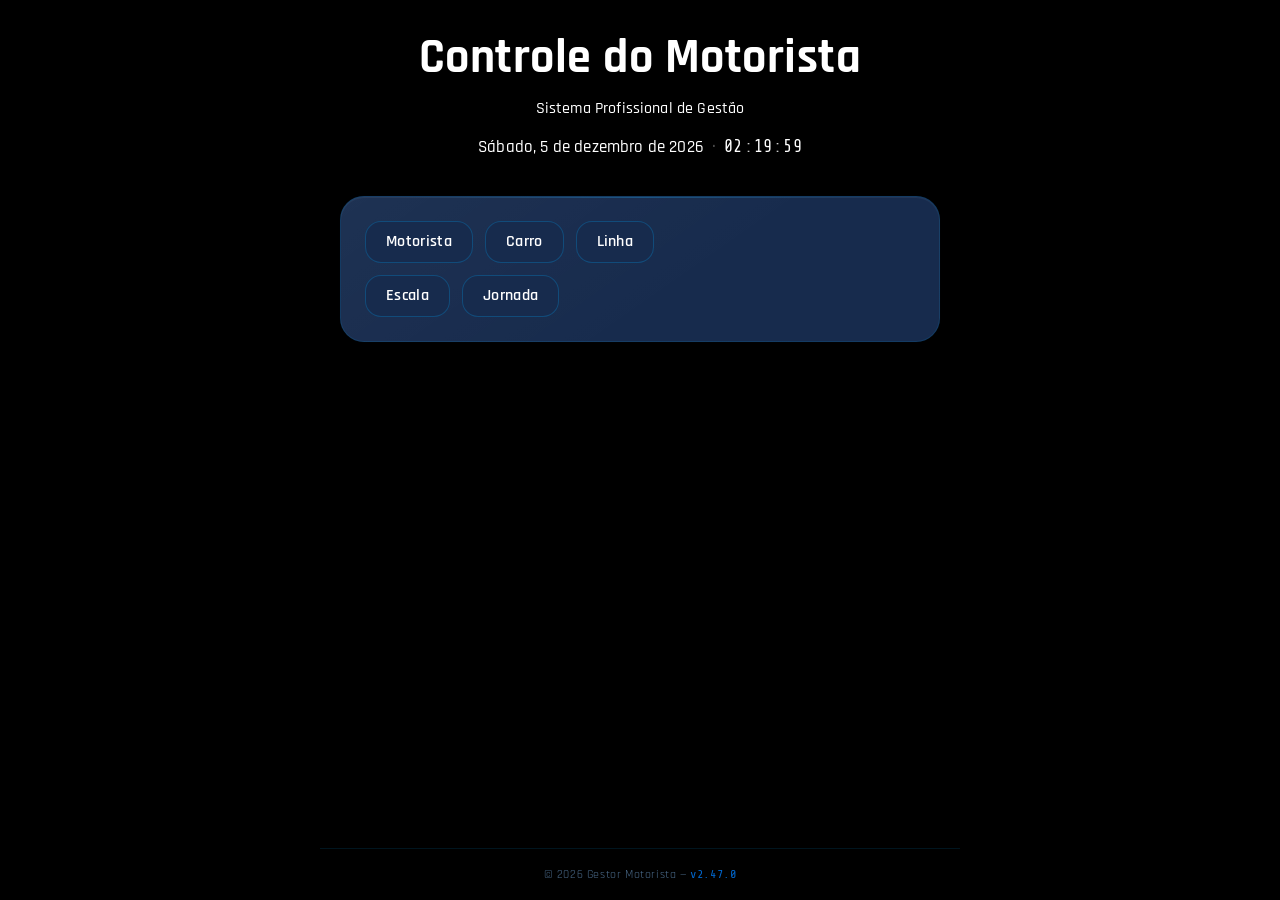
<file: index.html>
<!DOCTYPE html>
<html lang="pt-BR">

<head>
  <!--
    ============================================================
    CONTROLE DO MOTORISTA — Sistema Profissional de Gestão
    Arquivo: index.html
    Descrição: Estrutura semântica HTML5. Nenhum estilo ou script
                embutido — tudo é delegado para style.css e script.js.
    Arquitetura: Jamstack / GitHub Pages (100% estático)
    ============================================================
  -->

  <!-- Codificação universal de caracteres -->
  <meta charset="UTF-8" />

  <!-- Viewport responsivo essencial para dispositivos móveis.
       'width=device-width' garante que o layout use a largura real do aparelho.
       'initial-scale=1.0' impede o zoom automático indesejado do sistema.
       'viewport-fit=cover' estende o conteúdo até as bordas em telas com notch. -->
  <meta name="viewport" content="width=device-width, initial-scale=1.0, viewport-fit=cover" />

  <!-- Compatibilidade com Internet Explorer (fallback legado) -->
  <meta http-equiv="X-UA-Compatible" content="IE=edge" />

  <!-- Metadados de SEO e descrição da aplicação -->
  <meta name="description"
    content="Sistema Profissional de Gestão e Controle do Motorista. Relógio anti-fraude offline, 100% seguro e disponível em qualquer dispositivo." />
  <meta name="theme-color" content="#0d1b2e" />
  <meta name="mobile-web-app-capable" content="yes" />
  <meta name="apple-mobile-web-app-capable" content="yes" />
  <meta name="apple-mobile-web-app-status-bar-style" content="black-translucent" />
  <meta name="apple-mobile-web-app-title" content="Controle Motorista" />

  <!-- Título exibido na aba do navegador e ao salvar como PWA na tela inicial -->
  <title>Controle do Motorista — Sistema Profissional de Gestão</title>

  <!-- ============================================================
       IMPORTAÇÃO DO ARQUIVO DE ESTILOS EXTERNO
       Deve ser carregado no <head> para evitar flash de conteúdo
       sem estilo (FOUC — Flash of Unstyled Content).
       ============================================================ -->
  <link rel="stylesheet" href="style.css" />

</head>

<body>
  <!--
    NOTA PARA DESENVOLVEDORES:
    O JavaScript (script.js) injeta classes no <body> assim que carrega:
      - 'device-smartphone' para telefones
      - 'device-tablet'     para tablets
    O CSS reage automaticamente a essas classes para ajustar o layout.
    Nenhuma classe é definida aqui no HTML — o JS tem controle total.
  -->

  <!-- ============================================================
       CABEÇALHO PRINCIPAL — Área de Identidade do Sistema
       ============================================================ -->
  <!--
    CABEÇALHO + RELÓGIO: O header fica livre no topo (sem card).
    O relógio anti-fraude fica dentro do header, abaixo do subtítulo.
  -->
  <header class="app-header" role="banner">

    <!-- Título Principal -->
    <h1 class="app-title">Controle do Motorista</h1>

    <!-- Subtítulo: branco, centralizado -->
    <p class="app-subtitle">Sistema Profissional de Gestão</p>

    <!-- Linha de Informações: Data e Hora Lado a Lado com Tamanhos Proporcionais -->
    <div class="datetime-container">
      <span class="app-date" id="dataAtual" aria-label="Data atual">--</span>
      <span class="datetime-separator" aria-hidden="true">•</span>
      <div class="clock-container" id="clockContainer" role="timer" aria-live="off"
        aria-label="Relógio do sistema anti-fraude">
        <div class="clock-display" id="clockDisplay" aria-label="Horário atual">
          <span class="clock-segment" id="clockHours">--</span>
          <span class="clock-separator" aria-hidden="true">:</span>
          <span class="clock-segment" id="clockMinutes">--</span>
          <span class="clock-separator" aria-hidden="true">:</span>
          <span class="clock-segment clock-segment--seconds" id="clockSeconds">--</span>
        </div>
      </div>
    </div>

    <!-- Destaque do Botão Selecionado + Botão Voltar (Abaixo da hora e acima do card, centralizado) -->
    <div class="selected-badge-container" id="selectedBadgeContainer" aria-live="polite" style="display: none;">
      <span class="selected-badge" id="selectedBadge"></span>
      <button type="button" class="btn-voltar-topo" id="btnVoltarTopo" aria-label="Voltar para o card principal">
        Voltar
      </button>
    </div>

  </header>

  <!-- ============================================================
       SEÇÃO DE CARDS — Container Base (Fase Inicial)
       ============================================================ -->
  <main class="cards-container" id="cardsContainer" role="main">

    <!--
      CARD BASE — Com o botão Escala e grid para futuras ações
    -->
    <article class="card card--base" id="cardBase" aria-label="Módulo de gestão">
      <div class="card-buttons-grid">
        <!-- Linha 1: Motorista, Carro, Linha -->
        <div class="card-buttons-row">
          <a href="motorista.html" class="btn-card-action" id="btnMotoristas" data-nome="Motorista">
            Motorista
          </a>
          <a href="carros.html" class="btn-card-action" id="btnCarros" data-nome="Carro">
            Carro
          </a>
          <a href="linhas.html" class="btn-card-action" id="btnLinhas" data-nome="Linha">
            Linha
          </a>
        </div>

        <!-- Linha 2: Escala, Jornada -->
        <div class="card-buttons-row">
          <a href="escala.html" class="btn-card-action" id="btnEscala" data-nome="Escala">
            Escala
          </a>
          <a href="jornada.html" class="btn-card-action" id="btnControleJornada" data-nome="Jornada">
            Jornada
          </a>
        </div>
      </div>
    </article>

  </main>

  <!-- ============================================================
       RODAPÉ DA APLICAÇÃO
       ============================================================ -->
  <footer class="app-footer" role="contentinfo">
    <p class="app-footer__text">
      &copy; <span id="footerYear"></span> Gestor Motorista —
      <span class="app-footer__version">v2.0.0</span>
    </p>
  </footer>

  <!-- ============================================================
       IMPORTAÇÃO DOS SCRIPTS MODULARES
       1. versao.js: Controle centralizado de versão do sistema
       2. relogio.js: Motor anti-fraude blindado e independente
       3. script.js: Lógica de negócio e responsividade
       'defer' garante execução na ordem após o parse do DOM.
       ============================================================ -->
  <script src="versao.js" defer></script>
  <script src="relogio.js" defer></script>
  <script src="script.js" defer></script>

</body>

</html>
</file>
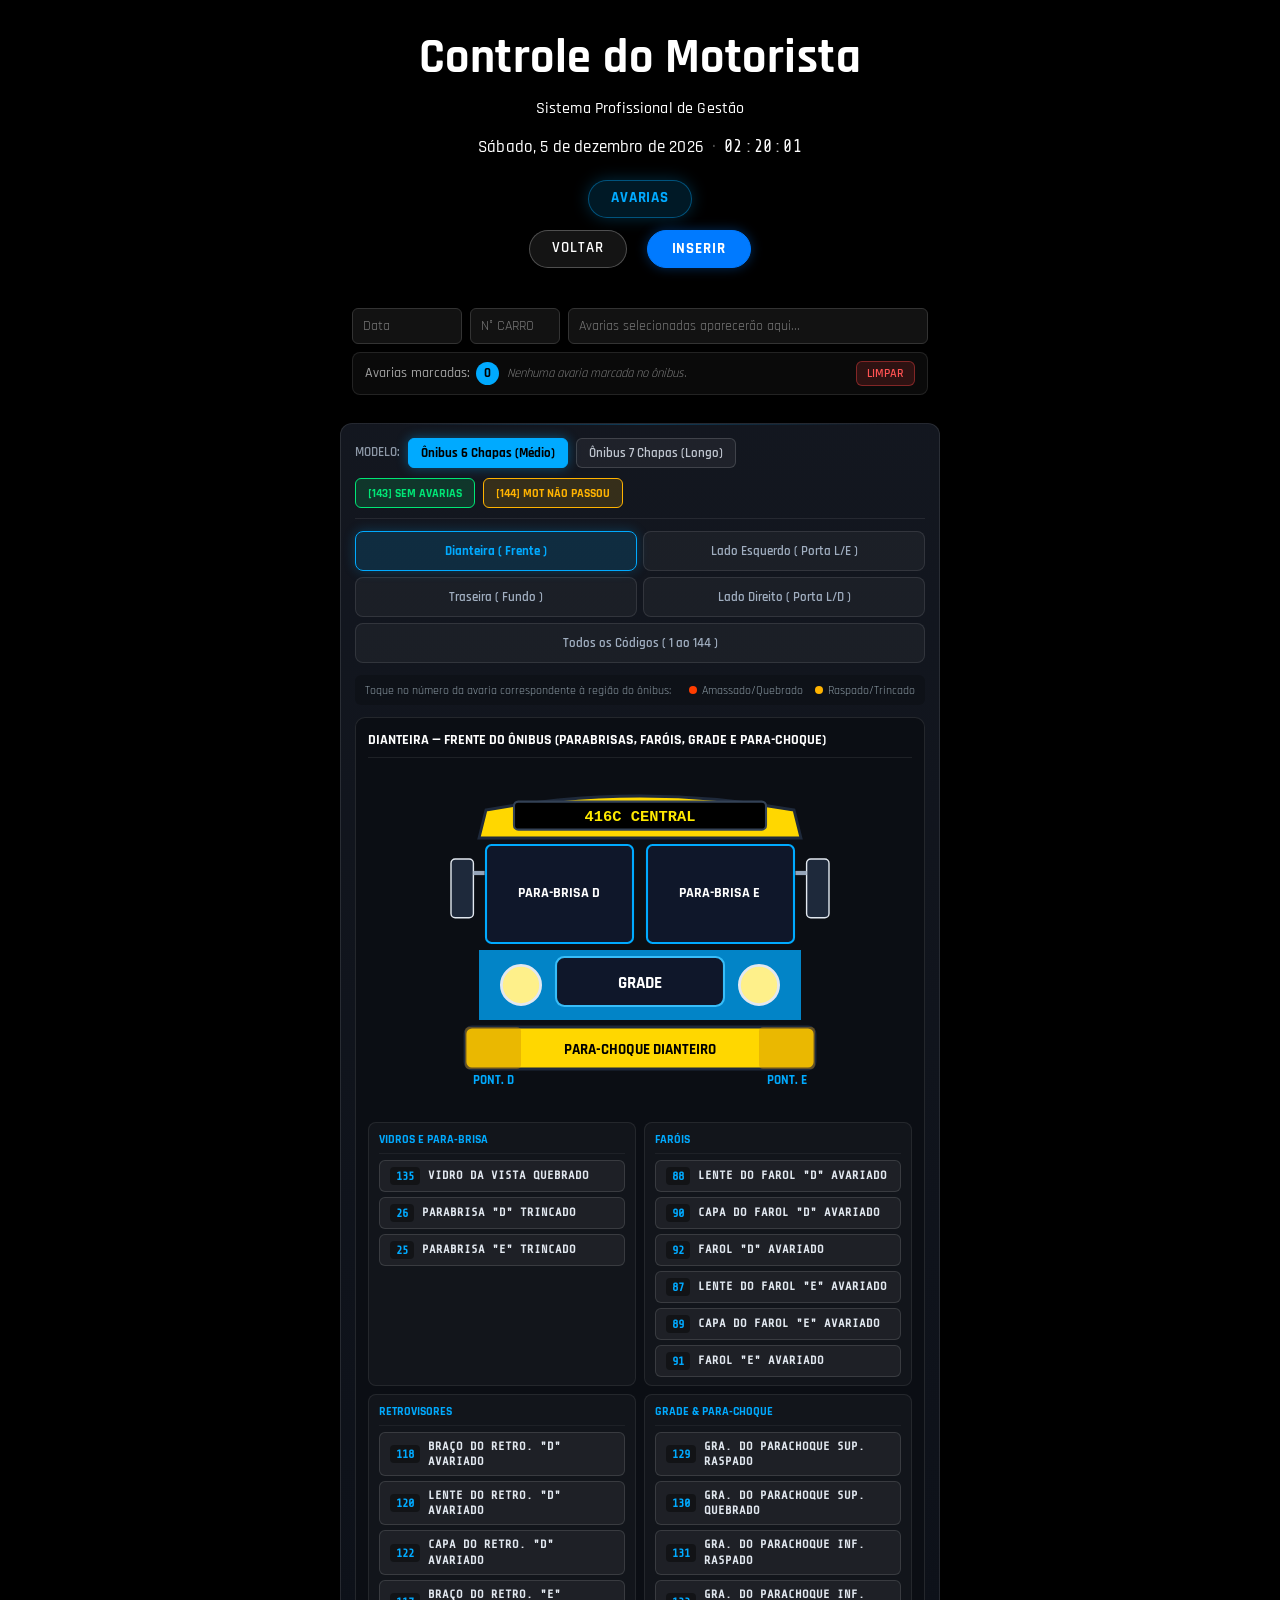
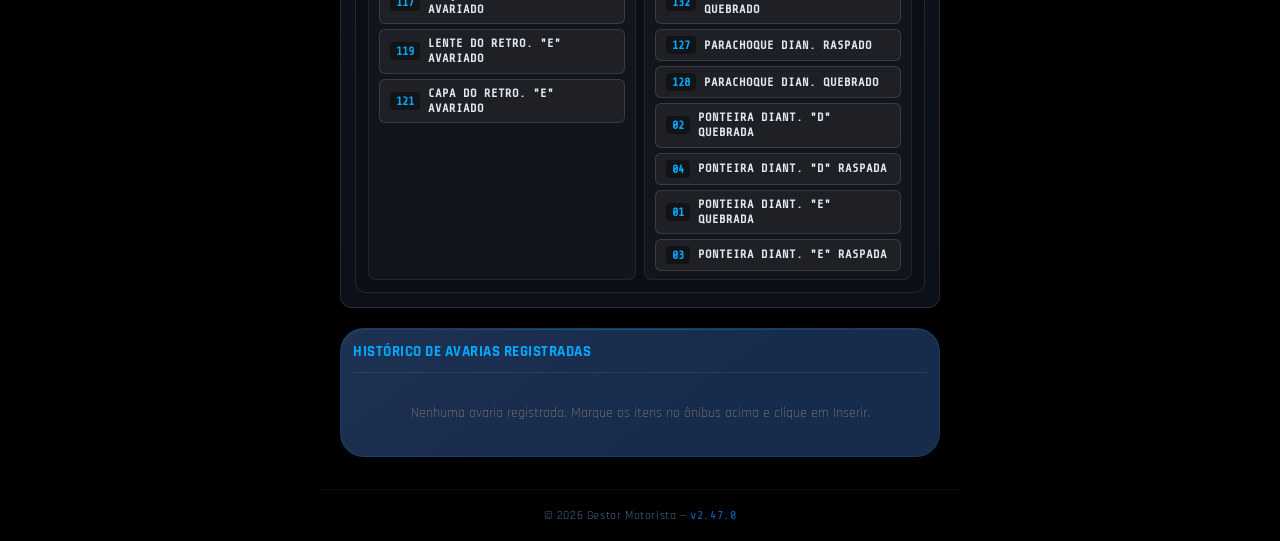
<file: avarias.html>
<!DOCTYPE html>
<html lang="pt-BR">

<head>
  <!--
    ============================================================
    CONTROLE DO MOTORISTA — Sistema Profissional de Gestão
    Arquivo: avarias.html (Módulo de Avarias Interativo)
    Descrição: Registro e anotação visual de avarias nos veículos
               através de diagramas esquemáticos interativos por clique.
    Arquitetura: Jamstack / GitHub Pages (100% estático)
    ============================================================
  -->

  <meta charset="UTF-8" />
  <meta name="viewport" content="width=device-width, initial-scale=1.0, viewport-fit=cover" />
  <meta http-equiv="X-UA-Compatible" content="IE=edge" />

  <meta name="description" content="Módulo de Avarias Interativo — Controle do Motorista. Gestor Motorista." />
  <meta name="theme-color" content="#000000" />
  <meta name="mobile-web-app-capable" content="yes" />
  <meta name="apple-mobile-web-app-capable" content="yes" />
  <meta name="apple-mobile-web-app-status-bar-style" content="black-translucent" />
  <meta name="apple-mobile-web-app-title" content="Avarias" />

  <title>Controle do Motorista — Avarias</title>

  <link rel="stylesheet" href="style.css" />
</head>

<body>

  <!-- ============================================================
       CABEÇALHO PRINCIPAL — Identidade, Data/Hora e Navegação
       ============================================================ -->
  <header class="app-header" role="banner">

    <!-- Título Principal -->
    <h1 class="app-title">Controle do Motorista</h1>

    <!-- Subtítulo: branco, centralizado -->
    <p class="app-subtitle">Sistema Profissional de Gestão</p>

    <!-- Linha de Informações: Data e Hora Lado a Lado -->
    <div class="datetime-container">
      <span class="app-date" id="dataAtual" aria-label="Data atual">--</span>
      <span class="datetime-separator" aria-hidden="true">•</span>
      <div class="clock-container" id="clockContainer" role="timer" aria-live="off" aria-label="Relógio do sistema anti-fraude">
        <div class="clock-display" id="clockDisplay" aria-label="Horário atual">
          <span class="clock-segment" id="clockHours">--</span>
          <span class="clock-separator" aria-hidden="true">:</span>
          <span class="clock-segment" id="clockMinutes">--</span>
          <span class="clock-separator" aria-hidden="true">:</span>
          <span class="clock-segment clock-segment--seconds" id="clockSeconds">--</span>
        </div>
      </div>
    </div>

    <!-- Ações e Destaque do Topo: Linha 1 (Avarias), Linha 2 (Voltar, Inserir) -->
    <div class="selected-badge-container" id="selectedBadgeContainer" aria-live="polite">
      <span class="selected-badge" id="selectedBadge">AVARIAS</span>
      <div class="topo-acoes-linha">
        <a href="jornada.html" class="btn-voltar-topo" id="btnVoltarTopo" aria-label="Voltar para a jornada">
          VOLTAR
        </a>
        <button type="submit" form="formInserirAvaria" class="btn-inserir-topo" id="btnInserirAvaria" aria-label="Inserir avaria">
          INSERIR
        </button>
      </div>
    </div>

  </header>

  <!-- ============================================================
       SEÇÃO PRINCIPAL — Formulário e Diagrama de Avarias
       ============================================================ -->
  <main class="cards-container" id="cardsContainer" role="main">

    <!-- Barra de Campos: Data, Carro, Descrição da Avaria -->
    <section class="barra-inserir-container" aria-label="Campos de cadastro de avarias">
      <form id="formInserirAvaria" class="form-escala-wrapper">
        <div class="form-escala-row form-avarias-row">
          <input type="text" id="inputAvariaData" class="input-escala col-avaria-data" placeholder="Data" maxlength="10" inputmode="numeric" />
          <input type="text" id="inputAvariaCarro" class="input-escala col-avaria-carro" placeholder="N° Carro" maxlength="15" list="listaCarrosJornadaDatalist" autocomplete="off" inputmode="numeric" required />
          <datalist id="listaCarrosJornadaDatalist"></datalist>
          <input type="text" id="inputAvariaDescricao" class="input-escala col-avaria-descricao" placeholder="Avarias selecionadas aparecerão aqui..." readonly required />
        </div>

        <!-- Seletor Rápido de Carros da Jornada (quando houver trocas de carro/linha) -->
        <div id="containerTrocasCarroJornada" class="avarias-trocas-carro-container" style="display: none;"></div>

        <!-- Barra de resumo das avarias selecionadas e botão de limpeza rápida -->
        <div class="avarias-selecionadas-painel" id="painelAvariasSelecionadas">
          <div class="avarias-selecionadas-rotulo">
            <span>Avarias marcadas:</span>
            <strong id="contadorAvarias">0</strong>
          </div>
          <div class="avarias-tags-container" id="containerTagsAvarias">
            <span class="avarias-tag-empty">Nenhuma avaria marcada no ônibus.</span>
          </div>
          <button type="button" class="btn-limpar-avarias" id="btnLimparAvarias" title="Desmarcar todas as avarias">
            Limpar
          </button>
        </div>
      </form>
    </section>

    <!-- ============================================================
         DIAGRAMA VISUAL E INTERATIVO DO ÔNIBUS
         ============================================================ -->
    <section class="card card--diagrama-avarias" aria-label="Diagrama interativo do ônibus">

      <!-- Seletor de Modelo de Ônibus (6 Chapas vs 7 Chapas) e Atalhos Rápidos -->
      <div class="avarias-top-controles">
        <div class="avarias-modelo-seletor">
          <span class="controle-rotulo">Modelo:</span>
          <button type="button" class="btn-modelo-onibus is-active" id="btnModelo1" data-modelo="1">
            Ônibus 6 Chapas (Médio)
          </button>
          <button type="button" class="btn-modelo-onibus" id="btnModelo2" data-modelo="2">
            Ônibus 7 Chapas (Longo)
          </button>
        </div>

        <!-- Atalhos rápidos 143 (Sem Avarias) e 144 (Mot Não Passou) -->
        <div class="avarias-atalhos-rapidos">
          <button type="button" class="btn-atalho-avaria btn-atalho--sem-avaria" id="btnAtalho143" data-cod="143">
            [143] SEM AVARIAS
          </button>
          <button type="button" class="btn-atalho-avaria btn-atalho--nao-passou" id="btnAtalho144" data-cod="144">
            [144] MOT NÃO PASSOU
          </button>
        </div>
      </div>

      <!-- Abas de Vistas: Linha 1 (Dianteira e L/E), Linha 2 (Traseira e L/D), Linha 3 (1 ao 144) -->
      <nav class="avarias-vistas-grid" role="tablist" aria-label="Vistas do ônibus">
        <div class="avarias-vistas-row">
          <button type="button" class="avaria-tab-btn is-active" id="tabDianteira" data-vista="DIAN" role="tab" aria-selected="true">
            Dianteira ( Frente )
          </button>
          <button type="button" class="avaria-tab-btn" id="tabLadoEsquerdo" data-vista="LE" role="tab" aria-selected="false">
            Lado Esquerdo ( Porta L/E )
          </button>
        </div>
        <div class="avarias-vistas-row">
          <button type="button" class="avaria-tab-btn" id="tabTraseira" data-vista="TRAS" role="tab" aria-selected="false">
            Traseira ( Fundo )
          </button>
          <button type="button" class="avaria-tab-btn" id="tabLadoDireito" data-vista="LD" role="tab" aria-selected="false">
            Lado Direito ( Porta L/D )
          </button>
        </div>
        <div class="avarias-vistas-row avarias-vistas-row--full">
          <button type="button" class="avaria-tab-btn avaria-tab-btn--full" id="tabListaCompleta" data-vista="LISTA" role="tab" aria-selected="false">
            Todos os Códigos ( 1 ao 144 )
          </button>
        </div>
      </nav>

      <!-- Instrução de Apoio ao Motorista -->
      <div class="avarias-instrucao-barra">
        <span>Toque no número da avaria correspondente à região do ônibus:</span>
        <span class="legenda-cores">
          <span class="legenda-item"><span class="dot-legenda dot--amassado"></span> Amassado/Quebrado</span>
          <span class="legenda-item"><span class="dot-legenda dot--raspado"></span> Raspado/Trincado</span>
        </span>
      </div>

      <!-- CONTAINER DINÂMICO DAS VISTAS DO ÔNIBUS -->
      <div class="avarias-vistas-content" id="containerVistasAvarias">
        <!-- Injetado dinamicamente via script.js -->
      </div>

    </section>

    <!-- CARD BASE — Onde as avarias cadastradas serão exibidas -->
    <article class="card card--base card--escala" id="cardBase" aria-label="Módulo de Avarias">
      <div class="card-base-header">
        <h2 class="card-base-titulo">Histórico de Avarias Registradas</h2>
      </div>
      <div id="listaAvariasContainer" class="lista-escala-container">
        <!-- Itens inseridos aparecem aqui -->
      </div>
    </article>

  </main>

  <!-- ============================================================
       RODAPÉ DA APLICAÇÃO
       ============================================================ -->
  <footer class="app-footer" role="contentinfo">
    <p class="app-footer__text">
      &copy; <span id="footerYear"></span> Gestor Motorista —
      <span class="app-footer__version">v2.43.0</span>
    </p>
  </footer>

  <!-- ============================================================
       IMPORTAÇÃO DOS SCRIPTS MODULARES
       ============================================================ -->
  <script src="versao.js" defer></script>
  <script src="relogio.js" defer></script>
  <script src="script.js" defer></script>

</body>

</html>
</file>
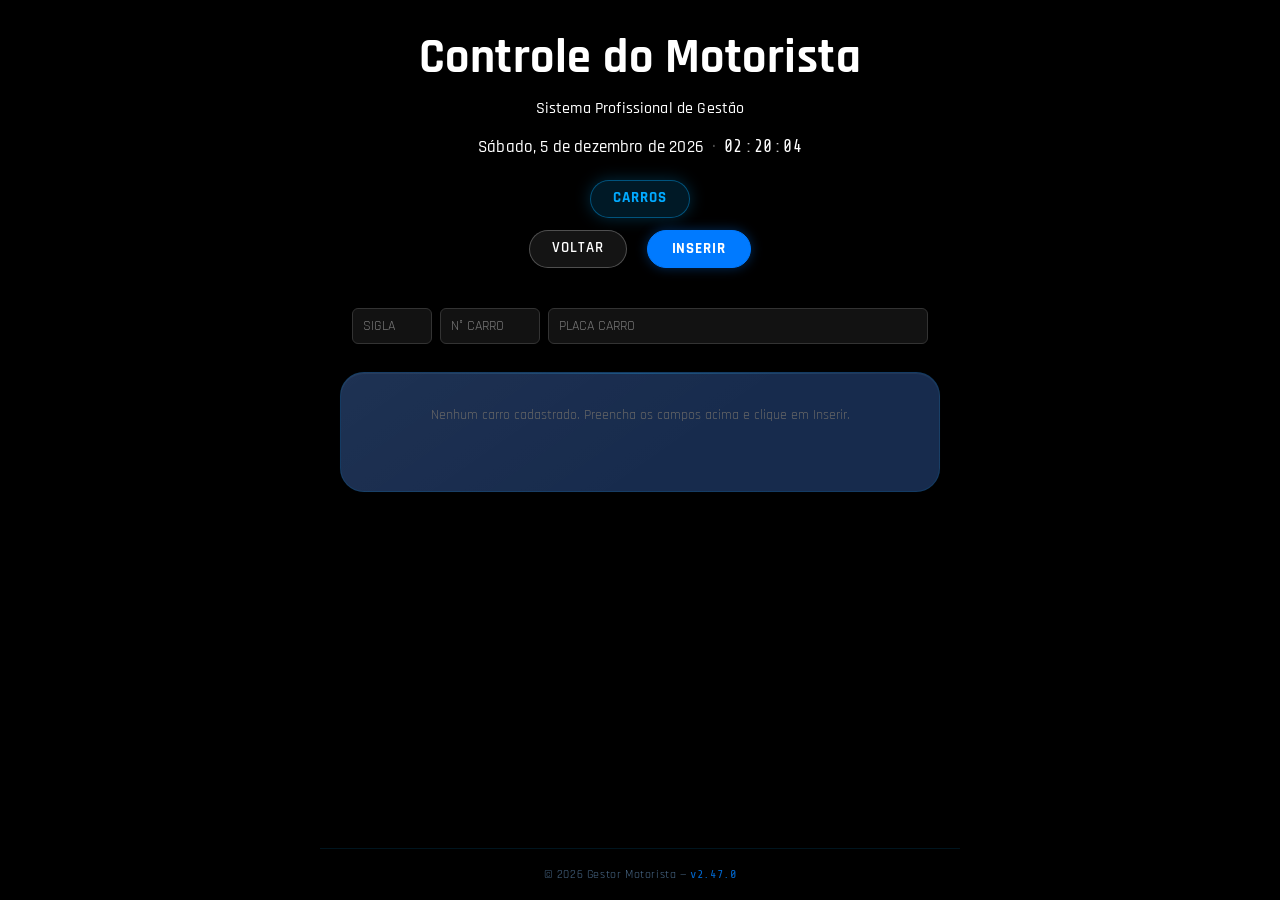
<file: carros.html>
<!DOCTYPE html>
<html lang="pt-BR">

<head>
  <!--
    ============================================================
    CONTROLE DO MOTORISTA — Sistema Profissional de Gestão
    Arquivo: carros.html (Módulo de Carros / Frota)
    Descrição: Cadastro de carros (Sigla + Nº Carro + Placa) para uso
               compartilhado em todos os módulos do sistema.
    Arquitetura: Jamstack / GitHub Pages (100% estático)
    ============================================================
  -->

  <meta charset="UTF-8" />
  <meta name="viewport" content="width=device-width, initial-scale=1.0, viewport-fit=cover" />
  <meta http-equiv="X-UA-Compatible" content="IE=edge" />

  <meta name="description" content="Módulo de Carros — Controle do Motorista. Gestor Motorista." />
  <meta name="theme-color" content="#000000" />
  <meta name="mobile-web-app-capable" content="yes" />
  <meta name="apple-mobile-web-app-capable" content="yes" />
  <meta name="apple-mobile-web-app-status-bar-style" content="black-translucent" />
  <meta name="apple-mobile-web-app-title" content="Carros" />

  <title>Controle do Motorista — Carros</title>

  <link rel="stylesheet" href="style.css" />
</head>

<body>

  <!-- ============================================================
       CABEÇALHO PRINCIPAL — Identidade, Data/Hora e Navegação
       ============================================================ -->
  <header class="app-header" role="banner">

    <!-- Título Principal -->
    <h1 class="app-title">Controle do Motorista</h1>

    <!-- Subtítulo: branco, centralizado -->
    <p class="app-subtitle">Sistema Profissional de Gestão</p>

    <!-- Linha de Informações: Data e Hora Lado a Lado -->
    <div class="datetime-container">
      <span class="app-date" id="dataAtual" aria-label="Data atual">--</span>
      <span class="datetime-separator" aria-hidden="true">•</span>
      <div class="clock-container" id="clockContainer" role="timer" aria-live="off" aria-label="Relógio do sistema anti-fraude">
        <div class="clock-display" id="clockDisplay" aria-label="Horário atual">
          <span class="clock-segment" id="clockHours">--</span>
          <span class="clock-separator" aria-hidden="true">:</span>
          <span class="clock-segment" id="clockMinutes">--</span>
          <span class="clock-separator" aria-hidden="true">:</span>
          <span class="clock-segment clock-segment--seconds" id="clockSeconds">--</span>
        </div>
      </div>
    </div>

    <!-- Ações e Destaque do Topo: Linha 1 (Carros), Linha 2 (Voltar, Inserir) -->
    <div class="selected-badge-container" id="selectedBadgeContainer" aria-live="polite">
      <span class="selected-badge" id="selectedBadge">CARROS</span>
      <div class="topo-acoes-linha">
        <a href="index.html" class="btn-voltar-topo" id="btnVoltarTopo" aria-label="Voltar para a tela inicial">
          VOLTAR
        </a>
        <button type="submit" form="formInserirCarro" class="btn-inserir-topo" id="btnInserirCarro" aria-label="Inserir carro">
          INSERIR
        </button>
      </div>
    </div>

  </header>

  <!-- ============================================================
       SEÇÃO DE CARDS — Módulo de Carros
       ============================================================ -->
  <main class="cards-container" id="cardsContainer" role="main">

    <!-- Barra de Campos: Sigla, Nº Carro, Placa Carro -->
    <section class="barra-inserir-container" aria-label="Campos de cadastro de carros">
      <form id="formInserirCarro" class="form-escala-wrapper">
        <div class="form-escala-row form-carros-row">
          <input type="text" id="inputCarroSigla" class="input-escala col-carro-sigla" placeholder="Sigla" maxlength="10" required />
          <input type="text" id="inputCarroNumero" class="input-escala col-carro-numero" placeholder="N° Carro" maxlength="15" inputmode="numeric" required />
          <input type="text" id="inputCarroPlaca" class="input-escala col-carro-placa" placeholder="Placa Carro" maxlength="10" required />
        </div>
      </form>
    </section>

    <!-- CARD BASE — Onde os carros cadastrados serão exibidos -->
    <article class="card card--base card--escala" id="cardBase" aria-label="Módulo de Carros">
      <div id="listaCarrosContainer" class="lista-escala-container">
        <!-- Itens inseridos aparecem aqui -->
      </div>
    </article>

  </main>

  <!-- ============================================================
       RODAPÉ DA APLICAÇÃO
       ============================================================ -->
  <footer class="app-footer" role="contentinfo">
    <p class="app-footer__text">
      &copy; <span id="footerYear"></span> Gestor Motorista —
      <span class="app-footer__version">v2.1.0</span>
    </p>
  </footer>

  <!-- ============================================================
       IMPORTAÇÃO DOS SCRIPTS MODULARES
       ============================================================ -->
  <script src="versao.js" defer></script>
  <script src="relogio.js" defer></script>
  <script src="script.js" defer></script>

</body>

</html>
</file>
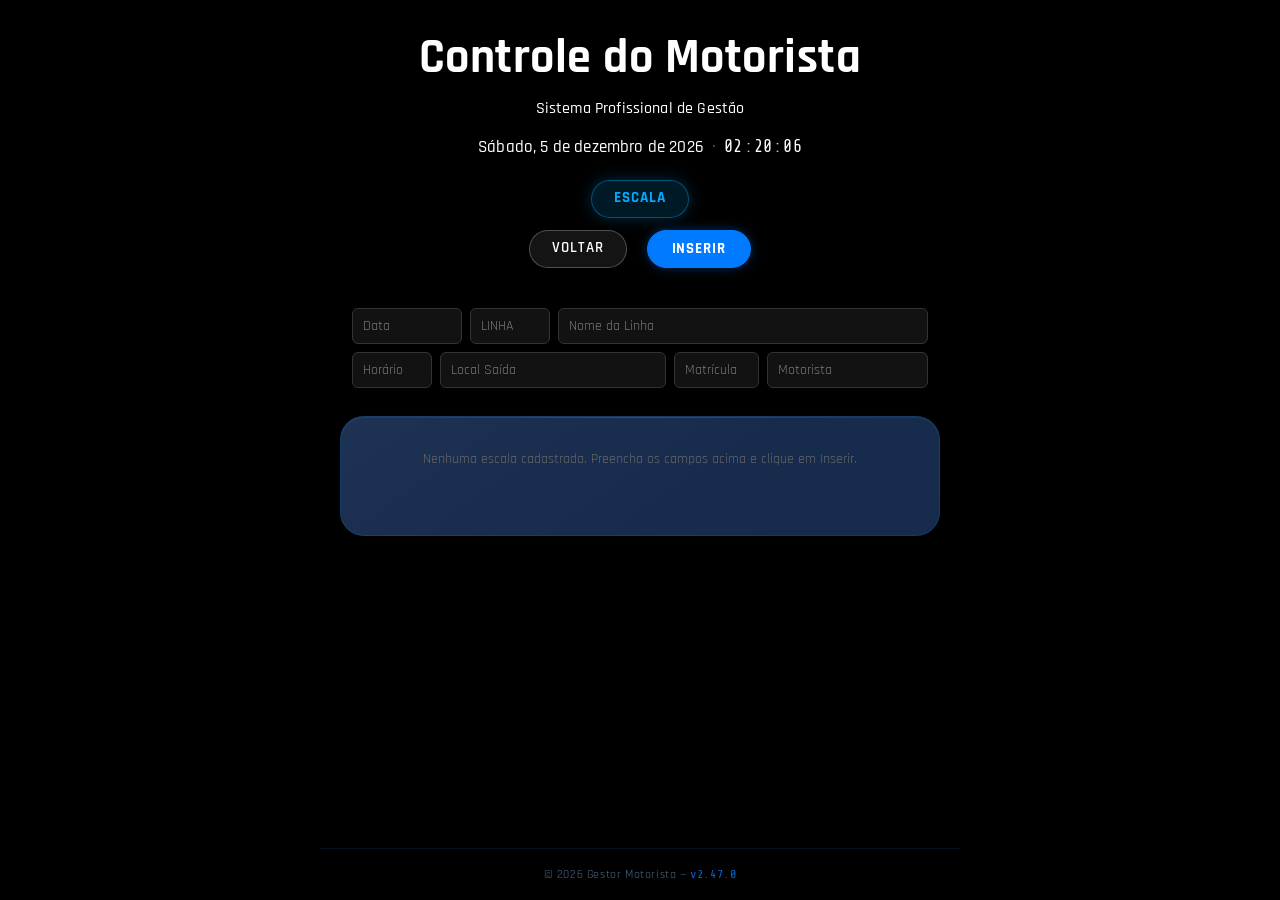
<file: escala.html>
<!DOCTYPE html>
<html lang="pt-BR">

<head>
  <!--
    ============================================================
    CONTROLE DO MOTORISTA — Sistema Profissional de Gestão
    Arquivo: escala.html (Módulo de Escala)
    Descrição: Página dedicada ao gerenciamento e visualização da Escala.
    Arquitetura: Jamstack / GitHub Pages (100% estático)
    ============================================================
  -->

  <meta charset="UTF-8" />
  <meta name="viewport" content="width=device-width, initial-scale=1.0, viewport-fit=cover" />
  <meta http-equiv="X-UA-Compatible" content="IE=edge" />

  <meta name="description" content="Módulo de Escala — Controle do Motorista. Gestor Motorista." />
  <meta name="theme-color" content="#000000" />
  <meta name="mobile-web-app-capable" content="yes" />
  <meta name="apple-mobile-web-app-capable" content="yes" />
  <meta name="apple-mobile-web-app-status-bar-style" content="black-translucent" />
  <meta name="apple-mobile-web-app-title" content="Escala Motorista" />

  <title>Controle do Motorista — Escala</title>

  <link rel="stylesheet" href="style.css" />
</head>

<body>

  <!-- ============================================================
       CABEÇALHO PRINCIPAL — Identidade, Data/Hora e Navegação
       ============================================================ -->
  <header class="app-header" role="banner">

    <!-- Título Principal -->
    <h1 class="app-title">Controle do Motorista</h1>

    <!-- Subtítulo: branco, centralizado -->
    <p class="app-subtitle">Sistema Profissional de Gestão</p>

    <!-- Linha de Informações: Data e Hora Lado a Lado -->
    <div class="datetime-container">
      <span class="app-date" id="dataAtual" aria-label="Data atual">--</span>
      <span class="datetime-separator" aria-hidden="true">•</span>
      <div class="clock-container" id="clockContainer" role="timer" aria-live="off" aria-label="Relógio do sistema anti-fraude">
        <div class="clock-display" id="clockDisplay" aria-label="Horário atual">
          <span class="clock-segment" id="clockHours">--</span>
          <span class="clock-separator" aria-hidden="true">:</span>
          <span class="clock-segment" id="clockMinutes">--</span>
          <span class="clock-separator" aria-hidden="true">:</span>
          <span class="clock-segment clock-segment--seconds" id="clockSeconds">--</span>
        </div>
      </div>
    </div>

    <!-- Ações e Destaque do Topo: Linha 1 (Escala), Linha 2 (Voltar, Inserir) -->
    <div class="selected-badge-container" id="selectedBadgeContainer" aria-live="polite">
      <span class="selected-badge" id="selectedBadge">ESCALA</span>
      <div class="topo-acoes-linha">
        <a href="index.html" class="btn-voltar-topo" id="btnVoltarTopo" aria-label="Voltar para a tela inicial">
          VOLTAR
        </a>
        <button type="submit" form="formInserirEscala" class="btn-inserir-topo" id="btnInserirEscala" aria-label="Inserir dados na escala">
          INSERIR
        </button>
      </div>
    </div>

  </header>

  <!-- ============================================================
       SEÇÃO DE CARDS — Módulo de Escala
       ============================================================ -->
  <main class="cards-container" id="cardsContainer" role="main">

    <!-- Barra de Campos Acima do Card (Data, Horário, Local Saída, Matrícula, Motorista) -->
    <section class="barra-inserir-container" aria-label="Campos de inserção da escala">
      <form id="formInserirEscala" class="form-escala-wrapper">
        <!-- Linha 1: Data, Linha, Nome da Linha -->
        <div class="form-escala-row form-escala-row--top">
          <input type="text" id="inputData" class="input-escala col-data" placeholder="Data" maxlength="10" inputmode="numeric" required />
          <input type="text" id="inputLinhaNumero" class="input-escala col-linha-num" placeholder="Linha" maxlength="10" required />
          <input type="text" id="inputLinhaNome" class="input-escala col-linha-nome" placeholder="Nome da Linha" readonly />
        </div>
        <!-- Linha 2: Horário, Local Saída, Matrícula, Motorista -->
        <div class="form-escala-row form-escala-row--bottom">
          <input type="text" id="inputHorario" class="input-escala col-hora" placeholder="Horário" maxlength="5" inputmode="numeric" required />
          <input type="text" id="inputLocalSaida" class="input-escala col-local" placeholder="Local Saída" required />
          <input type="text" id="inputMatricula" class="input-escala col-mat" placeholder="Matrícula" inputmode="numeric" pattern="[0-9]*" required />
          <input type="text" id="inputMotorista" class="input-escala col-motorista" placeholder="Motorista" required />
        </div>
      </form>
    </section>

    <!--
      CARD BASE VAZIO — Onde os registros da escala serão exibidos
    -->
    <article class="card card--base card--escala" id="cardBase" aria-label="Módulo de Escala">
      <div id="listaEscalaContainer" class="lista-escala-container">
        <!-- Itens inseridos aparecem aqui -->
      </div>
    </article>

  </main>

  <!-- ============================================================
       RODAPÉ DA APLICAÇÃO
       ============================================================ -->
  <footer class="app-footer" role="contentinfo">
    <p class="app-footer__text">
      &copy; <span id="footerYear"></span> Gestor Motorista —
      <span class="app-footer__version">v2.0.0</span>
    </p>
  </footer>

  <!-- ============================================================
       IMPORTAÇÃO DOS SCRIPTS MODULARES
       ============================================================ -->
  <script src="versao.js" defer></script>
  <script src="relogio.js" defer></script>
  <script src="script.js" defer></script>

</body>

</html>
</file>
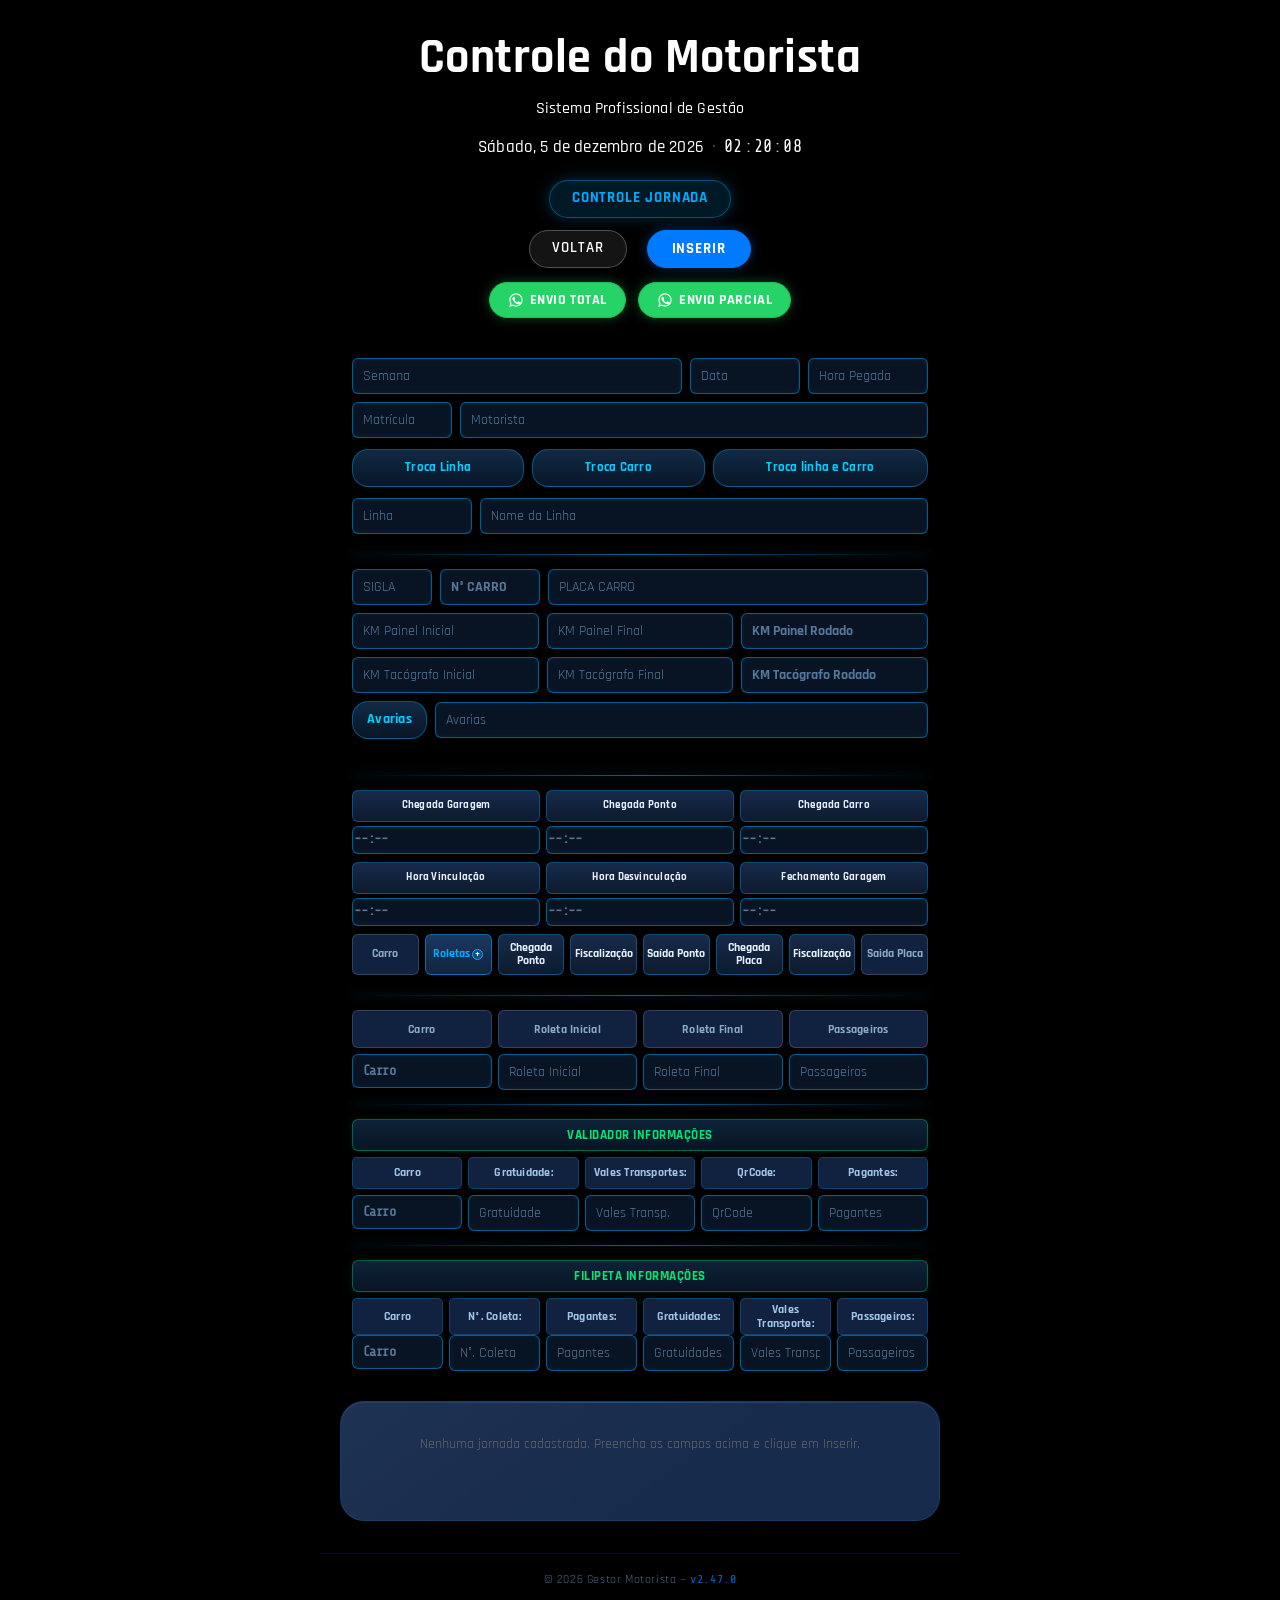
<file: jornada.html>
<!DOCTYPE html>
<html lang="pt-BR">

<head>
  <!--
    ============================================================
    CONTROLE DO MOTORISTA — Sistema Profissional de Gestão
    Arquivo: jornada.html (Módulo de Controle de Jornada)
    Descrição: Página dedicada ao controle de jornada do motorista.
    Arquitetura: Jamstack / GitHub Pages (100% estático)
    ============================================================
  -->

  <meta charset="UTF-8" />
  <meta name="viewport" content="width=device-width, initial-scale=1.0, viewport-fit=cover" />
  <meta http-equiv="X-UA-Compatible" content="IE=edge" />

  <meta name="description" content="Módulo de Controle de Jornada — Controle do Motorista. Gestor Motorista." />
  <meta name="theme-color" content="#000000" />
  <meta name="mobile-web-app-capable" content="yes" />
  <meta name="apple-mobile-web-app-capable" content="yes" />
  <meta name="apple-mobile-web-app-status-bar-style" content="black-translucent" />
  <meta name="apple-mobile-web-app-title" content="Controle Jornada" />

  <title>Controle do Motorista — Controle Jornada</title>

  <link rel="stylesheet" href="style.css" />
</head>

<body>

  <!-- ============================================================
       CABEÇALHO PRINCIPAL — Identidade, Data/Hora e Navegação
       ============================================================ -->
  <header class="app-header" role="banner">

    <!-- Título Principal -->
    <h1 class="app-title">Controle do Motorista</h1>

    <!-- Subtítulo: branco, centralizado -->
    <p class="app-subtitle">Sistema Profissional de Gestão</p>

    <!-- Linha de Informações: Data e Hora Lado a Lado -->
    <div class="datetime-container">
      <span class="app-date" id="dataAtual" aria-label="Data atual">--</span>
      <span class="datetime-separator" aria-hidden="true">•</span>
      <div class="clock-container" id="clockContainer" role="timer" aria-live="off" aria-label="Relógio do sistema anti-fraude">
        <div class="clock-display" id="clockDisplay" aria-label="Horário atual">
          <span class="clock-segment" id="clockHours">--</span>
          <span class="clock-separator" aria-hidden="true">:</span>
          <span class="clock-segment" id="clockMinutes">--</span>
          <span class="clock-separator" aria-hidden="true">:</span>
          <span class="clock-segment clock-segment--seconds" id="clockSeconds">--</span>
        </div>
      </div>
    </div>

    <!-- Ações e Destaque do Topo: Linha 1 (Controle Jornada), Linha 2 (Voltar, Inserir), Linha 3 (WhatsApp Total, Parcial) -->
    <div class="selected-badge-container" id="selectedBadgeContainer" aria-live="polite">
      <span class="selected-badge" id="selectedBadge">CONTROLE JORNADA</span>
      <div class="topo-acoes-linha">
        <a href="index.html" class="btn-voltar-topo" id="btnVoltarTopo" aria-label="Voltar para a tela inicial">
          VOLTAR
        </a>
        <button type="submit" form="formInserirJornada" class="btn-inserir-topo" id="btnInserirJornada" aria-label="Inserir dados na jornada">
          INSERIR
        </button>
      </div>
      <div class="topo-acoes-linha topo-acoes-linha--whatsapp">
        <button type="button" class="btn-whatsapp-topo" id="btnWhatsappTotal" aria-label="Envio WhatsApp Total">
          <svg class="whatsapp-icon" viewBox="0 0 24 24" width="16" height="16" fill="currentColor" aria-hidden="true"><path d="M12.04 2c-5.46 0-9.91 4.45-9.91 9.91 0 1.75.46 3.45 1.32 4.95L2.05 22l5.25-1.38c1.45.79 3.08 1.21 4.74 1.21 5.46 0 9.91-4.45 9.91-9.91 0-2.65-1.03-5.14-2.9-7.01A9.816 9.816 0 0 0 12.04 2m.01 1.67c2.2 0 4.26.86 5.82 2.42a8.225 8.225 0 0 1 2.41 5.83c0 4.54-3.7 8.24-8.24 8.24-1.48 0-2.93-.39-4.19-1.15l-.3-.18-3.12.82.83-3.04-.2-.31a8.19 8.19 0 0 1-1.26-4.38c0-4.54 3.7-8.24 8.24-8.24m-3.53 3.42c-.19 0-.52.07-.79.37-.27.3-1.04 1.02-1.04 2.48 0 1.46 1.07 2.87 1.21 3.07.15.2 2.06 3.28 5.08 4.49 2.51 1 3.02.8 3.57.75.55-.05 1.78-.73 2.03-1.43.25-.7.25-1.3.18-1.43-.07-.12-.27-.2-.56-.34-.3-.15-1.78-.88-2.05-.98-.28-.1-.48-.15-.68.15-.2.3-.78.98-.95 1.18-.18.2-.35.22-.65.07-.3-.15-1.25-.46-2.39-1.47-.88-.79-1.48-1.76-1.65-2.06-.18-.3-.02-.46.13-.61.13-.13.3-.35.45-.52.15-.18.2-.3.3-.5.1-.2.05-.38-.02-.53-.08-.15-.68-1.65-.94-2.26-.25-.59-.5-.51-.68-.52-.18-.01-.38-.01-.58-.01"/></svg>
          Envio TOTAL
        </button>
        <button type="button" class="btn-whatsapp-topo" id="btnWhatsappParcial" aria-label="Envio WhatsApp Parcial">
          <svg class="whatsapp-icon" viewBox="0 0 24 24" width="16" height="16" fill="currentColor" aria-hidden="true"><path d="M12.04 2c-5.46 0-9.91 4.45-9.91 9.91 0 1.75.46 3.45 1.32 4.95L2.05 22l5.25-1.38c1.45.79 3.08 1.21 4.74 1.21 5.46 0 9.91-4.45 9.91-9.91 0-2.65-1.03-5.14-2.9-7.01A9.816 9.816 0 0 0 12.04 2m.01 1.67c2.2 0 4.26.86 5.82 2.42a8.225 8.225 0 0 1 2.41 5.83c0 4.54-3.7 8.24-8.24 8.24-1.48 0-2.93-.39-4.19-1.15l-.3-.18-3.12.82.83-3.04-.2-.31a8.19 8.19 0 0 1-1.26-4.38c0-4.54 3.7-8.24 8.24-8.24m-3.53 3.42c-.19 0-.52.07-.79.37-.27.3-1.04 1.02-1.04 2.48 0 1.46 1.07 2.87 1.21 3.07.15.2 2.06 3.28 5.08 4.49 2.51 1 3.02.8 3.57.75.55-.05 1.78-.73 2.03-1.43.25-.7.25-1.3.18-1.43-.07-.12-.27-.2-.56-.34-.3-.15-1.78-.88-2.05-.98-.28-.1-.48-.15-.68.15-.2.3-.78.98-.95 1.18-.18.2-.35.22-.65.07-.3-.15-1.25-.46-2.39-1.47-.88-.79-1.48-1.76-1.65-2.06-.18-.3-.02-.46.13-.61.13-.13.3-.35.45-.52.15-.18.2-.3.3-.5.1-.2.05-.38-.02-.53-.08-.15-.68-1.65-.94-2.26-.25-.59-.5-.51-.68-.52-.18-.01-.38-.01-.58-.01"/></svg>
          Envio PARCIAL
        </button>
      </div>
    </div>

  </header>

  <!-- ============================================================
       SEÇÃO DE CARDS — Módulo de Controle de Jornada
       ============================================================ -->
  <main class="cards-container" id="cardsContainer" role="main">

    <!-- Barra de Campos Acima do Card (Semana, Data, Hora Pegada, Linha, Nome da Linha, Avarias) -->
    <section class="barra-inserir-container" aria-label="Campos de inserção da jornada">
      <form id="formInserirJornada" class="form-escala-wrapper">
        <!-- Linha 1: Semana, Data, Hora Pegada -->
        <div class="form-escala-row form-jornada-row--top">
          <input type="text" id="inputSemana" class="input-escala col-jornada-semana" placeholder="Semana" readonly />
          <input type="text" id="inputDataJornada" class="input-escala col-jornada-data" placeholder="Data" maxlength="10" inputmode="numeric" required />
          <input type="text" id="inputHoraPegada" class="input-escala col-jornada-hora" placeholder="Hora Pegada" readonly />
        </div>
        <!-- Linha 2: Matrícula, Motorista -->
        <div class="form-escala-row form-jornada-row--motorista">
          <input type="text" id="inputJornadaMatricula" class="input-escala col-jornada-matricula" placeholder="Matrícula" readonly />
          <input type="text" id="inputJornadaMotorista" class="input-escala col-jornada-motorista" placeholder="Motorista" readonly />
        </div>
        <!-- Botões de Troca: Troca Linha, Troca Carro, Troca linha e Carro -->
        <div class="form-jornada-row--botoes-troca">
          <button type="button" class="btn-jornada-troca-direto" id="btnTrocaLinhaDireto">Troca Linha</button>
          <button type="button" class="btn-jornada-troca-direto" id="btnTrocaCarroDireto">Troca Carro</button>
          <button type="button" class="btn-jornada-troca-direto" id="btnTrocaAmbosDireto">Troca linha e Carro</button>
        </div>
        <!-- Linha 3: Linha, Nome da Linha (mantém linhas anteriores abaixo em caso de troca) -->
        <div id="containerJornadaLinhas" class="container-jornada-linhas" style="display: flex; flex-direction: column; gap: 6px; width: 100%;">
          <div class="form-escala-row form-jornada-row--middle">
            <input type="text" id="inputJornadaLinha" class="input-escala col-jornada-linha" placeholder="Linha" readonly />
            <input type="text" id="inputJornadaLinhaNome" class="input-escala col-jornada-linha-nome" placeholder="Nome da Linha" readonly />
          </div>
          <div id="listaLinhasAnteriores" class="lista-linhas-anteriores" style="display: flex; flex-direction: column; gap: 6px; width: 100%;"></div>
        </div>
        <!-- Linha Divisória de Destaque -->
        <div class="jornada-divisor-linha" aria-hidden="true"></div>
        <!-- Seção do Carro: Sigla, N° Carro, Placa, KMs e Avarias (Novo carro lançado acima; anterior mantido abaixo) -->
        <div id="secaoJornadaCarros" class="secao-jornada-carros" style="display: flex; flex-direction: column; gap: 8px; width: 100%;">
          <!-- Bloco do Carro Ativo (Sempre Acima / no Topo) -->
          <div id="blocoCarroAtivo" class="bloco-carro-ativo" style="display: flex; flex-direction: column; gap: 8px; width: 100%;">
            <!-- Linha 4: Sigla, N° Carro, Placa Carro -->
            <div class="form-escala-row form-jornada-row--carro">
              <input type="text" id="inputJornadaCarroSigla" class="input-escala col-jornada-carro-sigla" placeholder="Sigla" readonly />
              <input type="text" id="inputJornadaCarroNumero" class="input-escala col-jornada-carro-numero" placeholder="N° Carro" maxlength="15" inputmode="numeric" />
              <input type="text" id="inputJornadaCarroPlaca" class="input-escala col-jornada-carro-placa" placeholder="Placa Carro" readonly />
            </div>
            <!-- Linha 5: KM Painel (Inicial, Final, Rodado) -->
            <div class="form-escala-row form-jornada-row--km">
              <input type="text" id="inputKmPainelInicial" class="input-escala col-jornada-km" placeholder="KM Painel Inicial" inputmode="numeric" />
              <input type="text" id="inputKmPainelFinal" class="input-escala col-jornada-km" placeholder="KM Painel Final" inputmode="numeric" />
              <input type="text" id="inputKmPainelRodado" class="input-escala col-jornada-km col-jornada-km--rodado" placeholder="KM Painel Rodado" readonly />
            </div>
            <!-- Linha 6: KM Tacógrafo (Inicial, Final, Rodado) -->
            <div class="form-escala-row form-jornada-row--km">
              <input type="text" id="inputKmTacoInicial" class="input-escala col-jornada-km" placeholder="KM Tacógrafo Inicial" inputmode="numeric" />
              <input type="text" id="inputKmTacoFinal" class="input-escala col-jornada-km" placeholder="KM Tacógrafo Final" inputmode="numeric" />
              <input type="text" id="inputKmTacoRodado" class="input-escala col-jornada-km col-jornada-km--rodado" placeholder="KM Tacógrafo Rodado" readonly />
            </div>
            <!-- Linha 7: Botão Avarias + Campo Avarias -->
            <div class="form-escala-row form-jornada-row--bottom">
              <a href="avarias.html" class="btn-jornada-avarias" id="btnAvarias" data-nome="Avarias" aria-label="Abrir módulo de Avarias">
                Avarias
              </a>
              <input type="text" id="inputAvarias" class="input-escala col-jornada-avarias" placeholder="Avarias" />
            </div>
          </div>

          <!-- Campos do Carro Anterior (Exibidos abaixo dos novos campos do novo carro) -->
          <div id="listaCarrosAnteriores" class="lista-carros-anteriores" style="display: flex; flex-direction: column; gap: 14px; width: 100%; margin-top: 14px;"></div>
        </div>

        <!-- Linha Divisória de Destaque Abaixo de Avarias / Seção de Carros -->
        <div class="jornada-divisor-linha" aria-hidden="true"></div>

        <!-- Seção de Ação: Troca de Linha / Carro e Indicador de Etapas (Ocultos no formulário conforme solicitação) -->
        <div class="jornada-troca-container" id="containerTrocaEtapa" style="display:none;">
          <button type="button" class="btn-jornada-troca" id="btnAbrirModalTroca" style="display:none;">
            🔄 REGISTRAR TROCA DE LINHA / CARRO
          </button>
          <div class="jornada-etapa-indicador" id="indicadorEtapaAtual" style="display:none;">
            <span class="badge-etapa-ativa" id="textoEtapaAtiva">📍 Etapa 1: Início</span>
            <span class="badge-etapas-count" id="badgeEtapasCount">0 trocas</span>
          </div>
          <!-- Painel de Etapas Salvas Durante a Jornada (Oculto no formulário; exibido no card final ao Inserir) -->
          <div id="painelEtapasSalvasEmAndamento" class="painel-etapas-andamento" style="display:none; width: 100%;"></div>
        </div>

        <!-- Linha 8: Chegada Garagem, Chegada Ponto, Chegada Carro -->
        <div class="form-escala-row form-jornada-row--tripla">
          <div class="jornada-ponto-col">
            <button type="button" class="btn-jornada-hora" id="btnChegadaGaragem" aria-label="Registrar Chegada Garagem">Chegada Garagem</button>
            <input type="text" id="inputChegadaGaragem" class="input-escala col-jornada-hora-ponto" placeholder="--:--" maxlength="5" readonly />
          </div>
          <div class="jornada-ponto-col">
            <button type="button" class="btn-jornada-hora" id="btnChegadaPonto1" aria-label="Registrar Chegada Ponto">Chegada Ponto</button>
            <input type="text" id="inputChegadaPonto1" class="input-escala col-jornada-hora-ponto" placeholder="--:--" maxlength="5" readonly />
          </div>
          <div class="jornada-ponto-col">
            <button type="button" class="btn-jornada-hora" id="btnChegadaCarro" aria-label="Registrar Chegada Carro">Chegada Carro</button>
            <input type="text" id="inputChegadaCarro" class="input-escala col-jornada-hora-ponto" placeholder="--:--" maxlength="5" readonly />
          </div>
        </div>

        <!-- Linha 9: Hora Vinculação, Hora Desvinculação, Fechamento Garagem -->
        <div class="form-escala-row form-jornada-row--tripla">
          <div class="jornada-ponto-col">
            <button type="button" class="btn-jornada-hora" id="btnHoraVinculacao" aria-label="Registrar Hora Vinculação">Hora Vinculação</button>
            <input type="text" id="inputHoraVinculacao" class="input-escala col-jornada-hora-ponto" placeholder="--:--" maxlength="5" readonly />
          </div>
          <div class="jornada-ponto-col">
            <button type="button" class="btn-jornada-hora" id="btnHoraDesvinculacao" aria-label="Registrar Hora Desvinculação">Hora Desvinculação</button>
            <input type="text" id="inputHoraDesvinculacao" class="input-escala col-jornada-hora-ponto" placeholder="--:--" maxlength="5" readonly />
          </div>
          <div class="jornada-ponto-col">
            <button type="button" class="btn-jornada-hora" id="btnFechamentoGaragem" aria-label="Registrar Fechamento Garagem">Fechamento Garagem</button>
            <input type="text" id="inputFechamentoGaragem" class="input-escala col-jornada-hora-ponto" placeholder="--:--" maxlength="5" readonly />
          </div>
        </div>

        <!-- Linha 10: Tabela de Roletas e Pontos de Viagem -->
        <div class="jornada-tabela-viagem-container" id="tabelaViagemContainer">
          <!-- Linha de Botões (Cabeçalho) -->
          <div class="form-escala-row form-jornada-row--viagem-header">
            <button type="button" class="btn-jornada-hora btn-jornada-hora--static" id="btnCarroViagem" tabindex="-1">Carro</button>
            <button type="button" class="btn-jornada-hora btn-jornada-hora--roleta" id="btnRoletas" title="Clique para abrir nova linha abaixo">
              Roletas <span class="badge-add-sessao">+</span>
            </button>
            <button type="button" class="btn-jornada-hora" id="btnChegadaPonto2" aria-label="Registrar Chegada Ponto">Chegada Ponto</button>
            <button type="button" class="btn-jornada-hora" id="btnFiscalizacao1" aria-label="Registrar Fiscalização 1">Fiscali<wbr>zação</button>
            <button type="button" class="btn-jornada-hora" id="btnSaidaPonto" aria-label="Registrar Saída Ponto">Saída Ponto</button>
            <button type="button" class="btn-jornada-hora" id="btnChegadaPlaca" aria-label="Registrar Chegada Placa">Chegada Placa</button>
            <button type="button" class="btn-jornada-hora" id="btnFiscalizacao2" aria-label="Registrar Fiscalização 2">Fiscali<wbr>zação</button>
            <button type="button" class="btn-jornada-hora btn-jornada-hora--static" id="btnSaidaPlaca" tabindex="-1">Saida Placa</button>
          </div>

          <!-- Linhas de Inputs (Dados - Geradas dinamicamente ao clicar em Roletas (+)) -->
          <div id="containerLinhasRoletas" class="container-linhas-roletas"></div>
        </div>

        <!-- Divisor de Destaque (Linha Gradiente Imagem 2) -->
        <div class="jornada-divisor-linha" aria-hidden="true"></div>

        <!-- Seção: Carro, Roleta Inicial, Roleta Final, Passageiros -->
        <div class="jornada-secao-bloco" id="secaoRoletasTotais">
          <div class="form-escala-row form-jornada-row--roletas-total form-jornada-row--roletas-header">
            <button type="button" class="btn-jornada-hora btn-jornada-hora--static" id="btnRoletaTotalCarro" tabindex="-1">Carro</button>
            <button type="button" class="btn-jornada-hora btn-jornada-hora--static" id="btnRoletaInicial" tabindex="-1">Roleta Inicial</button>
            <button type="button" class="btn-jornada-hora btn-jornada-hora--static" id="btnRoletaFinal" tabindex="-1">Roleta Final</button>
            <button type="button" class="btn-jornada-hora btn-jornada-hora--static" id="btnRoletaPassageiros" tabindex="-1">Passageiros</button>
          </div>
          <div id="containerRoletasTotaisLinhas" class="container-secao-linhas-multi">
            <div class="form-escala-row form-jornada-row--roletas-total" data-carro="">
              <input type="text" id="inputRoletaTotalCarro" class="input-escala col-jornada-carro-viagem" placeholder="Carro" readonly />
              <input type="text" id="inputRoletaInicial" class="input-escala input-jornada-info input-roleta-ini-item" placeholder="Roleta Inicial" readonly />
              <input type="text" id="inputRoletaFinal" class="input-escala input-jornada-info input-roleta-fim-item" placeholder="Roleta Final" readonly />
              <input type="text" id="inputRoletaPassageiros" class="input-escala input-jornada-info input-roleta-pass-item" placeholder="Passageiros" readonly />
            </div>
          </div>
        </div>

        <!-- Divisor Entre Roletas Totais e Validador -->
        <div class="jornada-divisor-linha" aria-hidden="true"></div>

        <!-- Seção 1: Validador Informações -->
        <div class="jornada-secao-bloco" id="secaoValidadorInfo">
          <button type="button" class="btn-jornada-hora btn-jornada-hora--static btn-jornada-secao-titulo" id="btnTituloValidador" tabindex="-1">Validador Informações</button>
          <div class="form-escala-row form-jornada-row--validador form-jornada-row--validador-header">
            <button type="button" class="btn-jornada-hora btn-jornada-hora--static btn-jornada-rotulo" id="btnValidadorCarro" tabindex="-1">Carro</button>
            <button type="button" class="btn-jornada-hora btn-jornada-hora--static btn-jornada-rotulo" tabindex="-1">Gratuidade:</button>
            <button type="button" class="btn-jornada-hora btn-jornada-hora--static btn-jornada-rotulo" tabindex="-1">Vales Transportes:</button>
            <button type="button" class="btn-jornada-hora btn-jornada-hora--static btn-jornada-rotulo" tabindex="-1">QrCode:</button>
            <button type="button" class="btn-jornada-hora btn-jornada-hora--static btn-jornada-rotulo" tabindex="-1">Pagantes:</button>
          </div>
          <div id="containerValidadorLinhas" class="container-secao-linhas-multi">
            <div class="form-escala-row form-jornada-row--validador" data-carro="">
              <input type="text" id="inputValidadorCarro" class="input-escala col-jornada-carro-viagem" placeholder="Carro" readonly />
              <input type="text" id="inputValidadorGratuidade" class="input-escala input-jornada-info validador-gratuidade-item" placeholder="Gratuidade" inputmode="numeric" />
              <input type="text" id="inputValidadorVales" class="input-escala input-jornada-info validador-vales-item" placeholder="Vales Transp." inputmode="numeric" />
              <input type="text" id="inputValidadorQrCode" class="input-escala input-jornada-info validador-qrcode-item" placeholder="QrCode" inputmode="numeric" />
              <input type="text" id="inputValidadorPagantes" class="input-escala input-jornada-info validador-pagantes-item" placeholder="Pagantes" readonly />
            </div>
          </div>
        </div>

        <!-- Divisor Entre Validador e Filipeta -->
        <div class="jornada-divisor-linha" aria-hidden="true"></div>

        <!-- Seção 2: Filipeta Informações -->
        <div class="jornada-secao-bloco" id="secaoFilipetaInfo">
          <button type="button" class="btn-jornada-hora btn-jornada-hora--static btn-jornada-secao-titulo" id="btnTituloFilipeta" tabindex="-1">Filipeta Informações</button>
          <div class="secao-filipeta-scroll-wrapper">
            <div class="form-escala-row form-jornada-row--filipeta form-jornada-row--filipeta-header">
              <button type="button" class="btn-jornada-hora btn-jornada-hora--static btn-jornada-rotulo" id="btnFilipetaCarro" tabindex="-1">Carro</button>
              <button type="button" class="btn-jornada-hora btn-jornada-hora--static btn-jornada-rotulo" tabindex="-1">N°. Coleta:</button>
              <button type="button" class="btn-jornada-hora btn-jornada-hora--static btn-jornada-rotulo" tabindex="-1">Pagantes:</button>
              <button type="button" class="btn-jornada-hora btn-jornada-hora--static btn-jornada-rotulo" tabindex="-1">Gratuidades:</button>
              <button type="button" class="btn-jornada-hora btn-jornada-hora--static btn-jornada-rotulo" tabindex="-1">Vales Transporte:</button>
              <button type="button" class="btn-jornada-hora btn-jornada-hora--static btn-jornada-rotulo" tabindex="-1">Passageiros:</button>
            </div>
            <div id="containerFilipetaLinhas" class="container-secao-linhas-multi">
              <div class="form-escala-row form-jornada-row--filipeta" data-carro="">
                <input type="text" id="inputFilipetaCarro" class="input-escala col-jornada-carro-viagem" placeholder="Carro" readonly />
                <input type="text" id="inputFilipetaColeta" class="input-escala input-jornada-info filipeta-coleta-item" placeholder="N°. Coleta" inputmode="numeric" />
                <input type="text" id="inputFilipetaPagantes" class="input-escala input-jornada-info filipeta-pagantes-item" placeholder="Pagantes" inputmode="numeric" />
                <input type="text" id="inputFilipetaGratuidades" class="input-escala input-jornada-info filipeta-gratuidades-item" placeholder="Gratuidades" inputmode="numeric" />
                <input type="text" id="inputFilipetaVales" class="input-escala input-jornada-info filipeta-vales-item" placeholder="Vales Transp." inputmode="numeric" />
                <input type="text" id="inputFilipetaPassageiros" class="input-escala input-jornada-info filipeta-passageiros-item" placeholder="Passageiros" inputmode="numeric" />
              </div>
            </div>
          </div>
        </div>
      </form>
    </section>

    <!-- CARD BASE — Onde os registros da jornada serão exibidos -->
    <article class="card card--base card--escala" id="cardBase" aria-label="Módulo de Controle de Jornada">
      <div id="jornadaContainer" class="lista-escala-container">
        <!-- Itens inseridos aparecem aqui -->
      </div>
    </article>
  </main>

  <!-- ============================================================
       RODAPÉ DA APLICAÇÃO
       ============================================================ -->
  <footer class="app-footer" role="contentinfo">
    <p class="app-footer__text">
      &copy; <span id="footerYear"></span> Gestor Motorista —
      <span class="app-footer__version">v2.44.0</span>
    </p>
  </footer>

  <!-- MODAL / POPUP DE TROCA DE LINHA / CARRO (Direto no body para popup perfeitamente centralizado) -->
  <div class="modal-troca-overlay" id="modalTroca" style="display:none;" aria-hidden="true">
    <div class="modal-troca-card" role="dialog" aria-modal="true" aria-labelledby="modalTrocaTitulo">
      <div class="modal-troca-header">
        <h3 id="modalTrocaTitulo" class="modal-troca-titulo">🔄 Registrar Troca na Jornada</h3>
        <button type="button" class="btn-modal-fechar" id="btnFecharModalTroca" aria-label="Fechar">✕</button>
      </div>

      <p class="modal-troca-sub">Selecione o tipo de troca que ocorreu durante a jornada:</p>

      <div class="modal-troca-tabs" id="modalTrocaTabs">
        <button type="button" class="tab-troca-btn tab-troca-btn--active" id="tabTrocaLinha" data-tipo="linha">🔀 Linha</button>
        <button type="button" class="tab-troca-btn" id="tabTrocaCarro" data-tipo="carro">🚌 Carro</button>
        <button type="button" class="tab-troca-btn" id="tabTrocaAmbos" data-tipo="ambos">🔄 Linha & Carro</button>
      </div>

      <!-- Painel 1: Troca de Linha (mesmo carro) -->
      <div class="modal-troca-painel" id="painelTrocaLinha">
        <div class="modal-troca-desc">O carro atual (<strong id="lblCarroAtualLinha">--</strong>) será mantido. Digite a nova linha:</div>
        <div class="modal-troca-group">
          <label for="inputTrocaNovaLinha" class="modal-troca-label">Número da Nova Linha:</label>
          <input type="text" id="inputTrocaNovaLinha" class="input-escala input-troca-field" placeholder="Ex: 497T" />
          <div class="modal-troca-feedback" id="feedbackTrocaLinha"></div>
        </div>
      </div>

      <!-- Painel 2: Troca de Carro (mesma linha) -->
      <div class="modal-troca-painel" id="painelTrocaCarro" style="display:none;">
        <div class="modal-troca-desc">A linha atual (<strong id="lblLinhaAtualCarro">--</strong>) será mantida. Preencha os dados:</div>
        
        <div class="modal-troca-desc" style="margin-top: 4px;">Fechamento do Carro Atual (<span id="lblCarroFechamento">--</span>):</div>
        <div class="modal-troca-grid-2">
          <div class="modal-troca-group">
            <label for="inputTrocaKmFinalPainelCarroAtual" class="modal-troca-label">KM Final Painel:</label>
            <input type="text" id="inputTrocaKmFinalPainelCarroAtual" class="input-escala input-troca-field" placeholder="Painel Final" inputmode="numeric" />
          </div>
          <div class="modal-troca-group">
            <label for="inputTrocaKmFinalTacoCarroAtual" class="modal-troca-label">KM Final Tacógrafo:</label>
            <input type="text" id="inputTrocaKmFinalTacoCarroAtual" class="input-escala input-troca-field" placeholder="Tacógrafo Final" inputmode="numeric" />
          </div>
        </div>

        <div class="modal-troca-group" style="margin-top: 4px;">
          <label for="inputTrocaNovoCarro" class="modal-troca-label">Número do Novo Carro:</label>
          <input type="text" id="inputTrocaNovoCarro" class="input-escala input-troca-field" placeholder="Ex: 110.010" maxlength="15" inputmode="numeric" />
          <div class="modal-troca-feedback" id="feedbackTrocaCarro"></div>
        </div>

        <div class="modal-troca-desc" style="margin-top: 4px;">Abertura do Novo Carro:</div>
        <div class="modal-troca-grid-2">
          <div class="modal-troca-group">
            <label for="inputTrocaKmInicialPainelNovoCarro" class="modal-troca-label">KM Inicial Painel:</label>
            <input type="text" id="inputTrocaKmInicialPainelNovoCarro" class="input-escala input-troca-field" placeholder="Painel Inicial" inputmode="numeric" />
          </div>
          <div class="modal-troca-group">
            <label for="inputTrocaKmInicialTacoNovoCarro" class="modal-troca-label">KM Inicial Tacógrafo:</label>
            <input type="text" id="inputTrocaKmInicialTacoNovoCarro" class="input-escala input-troca-field" placeholder="Tacógrafo Inicial" inputmode="numeric" />
          </div>
        </div>
      </div>

      <!-- Painel 3: Troca de Ambos (nova linha e novo carro) -->
      <div class="modal-troca-painel" id="painelTrocaAmbos" style="display:none;">
        <div class="modal-troca-desc">Preencha a nova linha e o novo carro da próxima etapa:</div>
        <div class="modal-troca-group">
          <label for="inputTrocaAmbosNovaLinha" class="modal-troca-label">Número da Nova Linha:</label>
          <input type="text" id="inputTrocaAmbosNovaLinha" class="input-escala input-troca-field" placeholder="Ex: 121T" />
          <div class="modal-troca-feedback" id="feedbackTrocaAmbosLinha"></div>
        </div>

        <div class="modal-troca-desc" style="margin-top: 4px;">Fechamento do Carro Atual (<span id="lblCarroFechamentoAmbos">--</span>):</div>
        <div class="modal-troca-grid-2">
          <div class="modal-troca-group">
            <label for="inputTrocaAmbosKmFinalPainelCarroAtual" class="modal-troca-label">KM Final Painel:</label>
            <input type="text" id="inputTrocaAmbosKmFinalPainelCarroAtual" class="input-escala input-troca-field" placeholder="Painel Final" inputmode="numeric" />
          </div>
          <div class="modal-troca-group">
            <label for="inputTrocaAmbosKmFinalTacoCarroAtual" class="modal-troca-label">KM Final Tacógrafo:</label>
            <input type="text" id="inputTrocaAmbosKmFinalTacoCarroAtual" class="input-escala input-troca-field" placeholder="Tacógrafo Final" inputmode="numeric" />
          </div>
        </div>

        <div class="modal-troca-group" style="margin-top: 4px;">
          <label for="inputTrocaAmbosNovoCarro" class="modal-troca-label">Número do Novo Carro:</label>
          <input type="text" id="inputTrocaAmbosNovoCarro" class="input-escala input-troca-field" placeholder="Ex: 110.010" maxlength="15" inputmode="numeric" />
          <div class="modal-troca-feedback" id="feedbackTrocaAmbosCarro"></div>
        </div>

        <div class="modal-troca-desc" style="margin-top: 4px;">Abertura do Novo Carro:</div>
        <div class="modal-troca-grid-2">
          <div class="modal-troca-group">
            <label for="inputTrocaAmbosKmInicialPainelNovoCarro" class="modal-troca-label">KM Inicial Painel:</label>
            <input type="text" id="inputTrocaAmbosKmInicialPainelNovoCarro" class="input-escala input-troca-field" placeholder="Painel Inicial" inputmode="numeric" />
          </div>
          <div class="modal-troca-group">
            <label for="inputTrocaAmbosKmInicialTacoNovoCarro" class="modal-troca-label">KM Inicial Tacógrafo:</label>
            <input type="text" id="inputTrocaAmbosKmInicialTacoNovoCarro" class="input-escala input-troca-field" placeholder="Tacógrafo Inicial" inputmode="numeric" />
          </div>
        </div>
      </div>

      <div class="modal-troca-acoes">
        <button type="button" class="btn-modal-acao btn-modal-confirmar" id="btnConfirmarTroca">Confirmar Troca</button>
        <button type="button" class="btn-modal-acao btn-modal-cancelar" id="btnCancelarTroca">Cancelar</button>
      </div>
    </div>
  </div>

  <!-- ============================================================
       IMPORTAÇÃO DOS SCRIPTS MODULARES
       ============================================================ -->
  <script src="versao.js" defer></script>
  <script src="relogio.js" defer></script>
  <script src="script.js" defer></script>

</body>

</html>
</file>
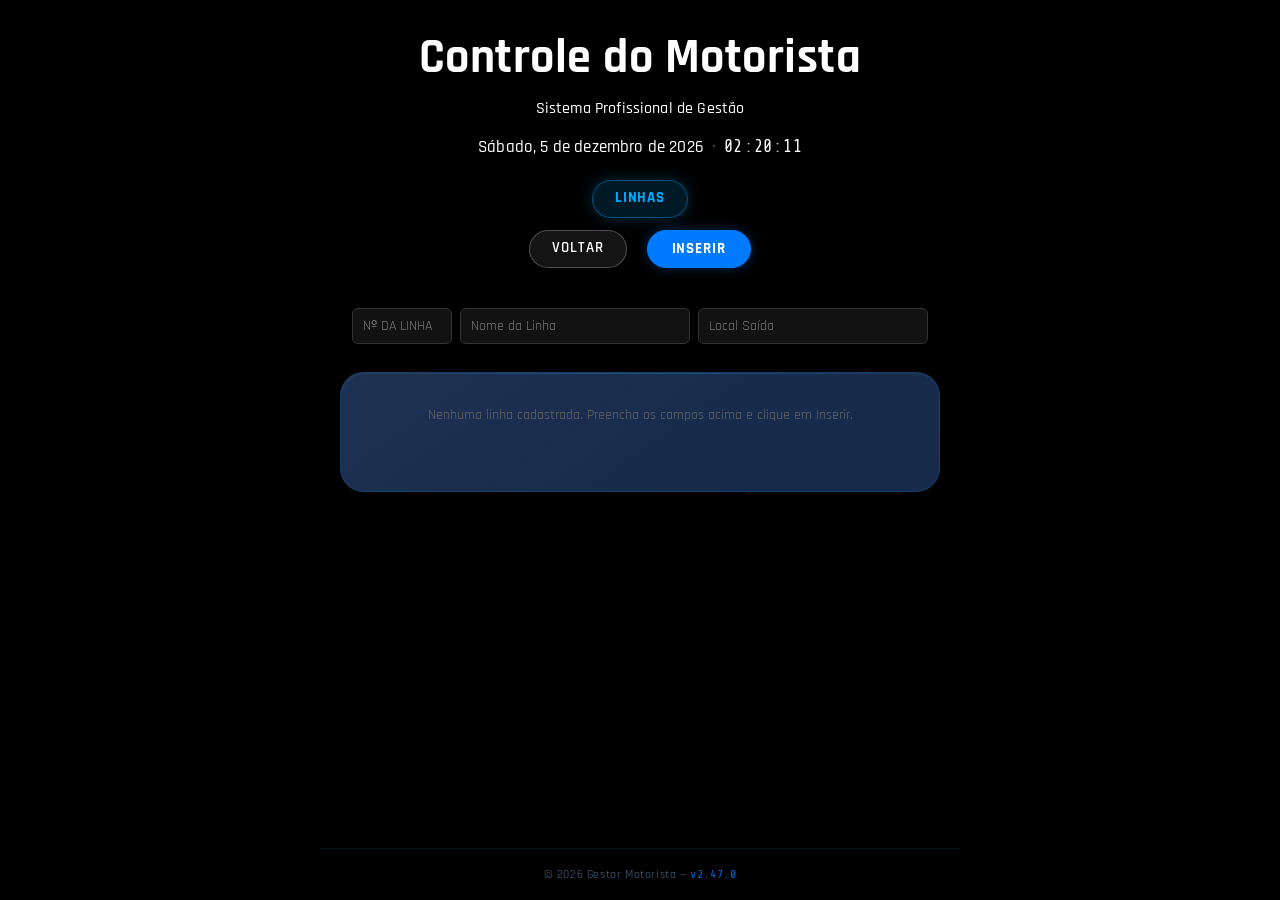
<file: linhas.html>
<!DOCTYPE html>
<html lang="pt-BR">

<head>
  <!--
    ============================================================
    CONTROLE DO MOTORISTA — Sistema Profissional de Gestão
    Arquivo: linhas.html (Módulo de Linhas)
    Descrição: Cadastro de linhas (número + nome) para uso
               compartilhado em todos os módulos do sistema.
    Arquitetura: Jamstack / GitHub Pages (100% estático)
    ============================================================
  -->

  <meta charset="UTF-8" />
  <meta name="viewport" content="width=device-width, initial-scale=1.0, viewport-fit=cover" />
  <meta http-equiv="X-UA-Compatible" content="IE=edge" />

  <meta name="description" content="Módulo de Linhas — Controle do Motorista. Gestor Motorista." />
  <meta name="theme-color" content="#000000" />
  <meta name="mobile-web-app-capable" content="yes" />
  <meta name="apple-mobile-web-app-capable" content="yes" />
  <meta name="apple-mobile-web-app-status-bar-style" content="black-translucent" />
  <meta name="apple-mobile-web-app-title" content="Linhas Motorista" />

  <title>Controle do Motorista — Linhas</title>

  <link rel="stylesheet" href="style.css" />
</head>

<body>

  <!-- ============================================================
       CABEÇALHO PRINCIPAL — Identidade, Data/Hora e Navegação
       ============================================================ -->
  <header class="app-header" role="banner">

    <!-- Título Principal -->
    <h1 class="app-title">Controle do Motorista</h1>

    <!-- Subtítulo: branco, centralizado -->
    <p class="app-subtitle">Sistema Profissional de Gestão</p>

    <!-- Linha de Informações: Data e Hora Lado a Lado -->
    <div class="datetime-container">
      <span class="app-date" id="dataAtual" aria-label="Data atual">--</span>
      <span class="datetime-separator" aria-hidden="true">•</span>
      <div class="clock-container" id="clockContainer" role="timer" aria-live="off" aria-label="Relógio do sistema anti-fraude">
        <div class="clock-display" id="clockDisplay" aria-label="Horário atual">
          <span class="clock-segment" id="clockHours">--</span>
          <span class="clock-separator" aria-hidden="true">:</span>
          <span class="clock-segment" id="clockMinutes">--</span>
          <span class="clock-separator" aria-hidden="true">:</span>
          <span class="clock-segment clock-segment--seconds" id="clockSeconds">--</span>
        </div>
      </div>
    </div>

    <!-- Ações e Destaque do Topo: Linha 1 (Linhas), Linha 2 (Voltar, Inserir) -->
    <div class="selected-badge-container" id="selectedBadgeContainer" aria-live="polite">
      <span class="selected-badge" id="selectedBadge">LINHAS</span>
      <div class="topo-acoes-linha">
        <a href="index.html" class="btn-voltar-topo" id="btnVoltarTopo" aria-label="Voltar para a tela inicial">
          VOLTAR
        </a>
        <button type="submit" form="formInserirLinha" class="btn-inserir-topo" id="btnInserirLinha" aria-label="Inserir linha">
          INSERIR
        </button>
      </div>
    </div>

  </header>

  <!-- ============================================================
       SEÇÃO DE CARDS — Módulo de Linhas
       ============================================================ -->
  <main class="cards-container" id="cardsContainer" role="main">

    <!-- Barra de Campos: Número da Linha e Nome da Linha -->
    <section class="barra-inserir-container" aria-label="Campos de cadastro de linhas">
      <form id="formInserirLinha" class="form-escala-wrapper">
        <div class="form-escala-row form-linhas-row">
          <input type="text" id="inputLinhaNumCadastro" class="input-escala col-linha-num-cadastro" placeholder="Nº da Linha" required />
          <input type="text" id="inputLinhaNomeCadastro" class="input-escala col-linha-nome-cadastro" placeholder="Nome da Linha" required />
          <input type="text" id="inputLinhaLocalCadastro" class="input-escala col-linha-local-cadastro" placeholder="Local Saída" required />
        </div>
      </form>
    </section>

    <!-- CARD BASE — Onde as linhas cadastradas serão exibidas -->
    <article class="card card--base card--escala" id="cardBase" aria-label="Módulo de Linhas">
      <div id="listaLinhasContainer" class="lista-escala-container">
        <!-- Itens inseridos aparecem aqui -->
      </div>
    </article>

  </main>

  <!-- ============================================================
       RODAPÉ DA APLICAÇÃO
       ============================================================ -->
  <footer class="app-footer" role="contentinfo">
    <p class="app-footer__text">
      &copy; <span id="footerYear"></span> Gestor Motorista —
      <span class="app-footer__version">v2.0.0</span>
    </p>
  </footer>

  <!-- ============================================================
       IMPORTAÇÃO DOS SCRIPTS MODULARES
       ============================================================ -->
  <script src="versao.js" defer></script>
  <script src="relogio.js" defer></script>
  <script src="script.js" defer></script>

</body>

</html>
</file>
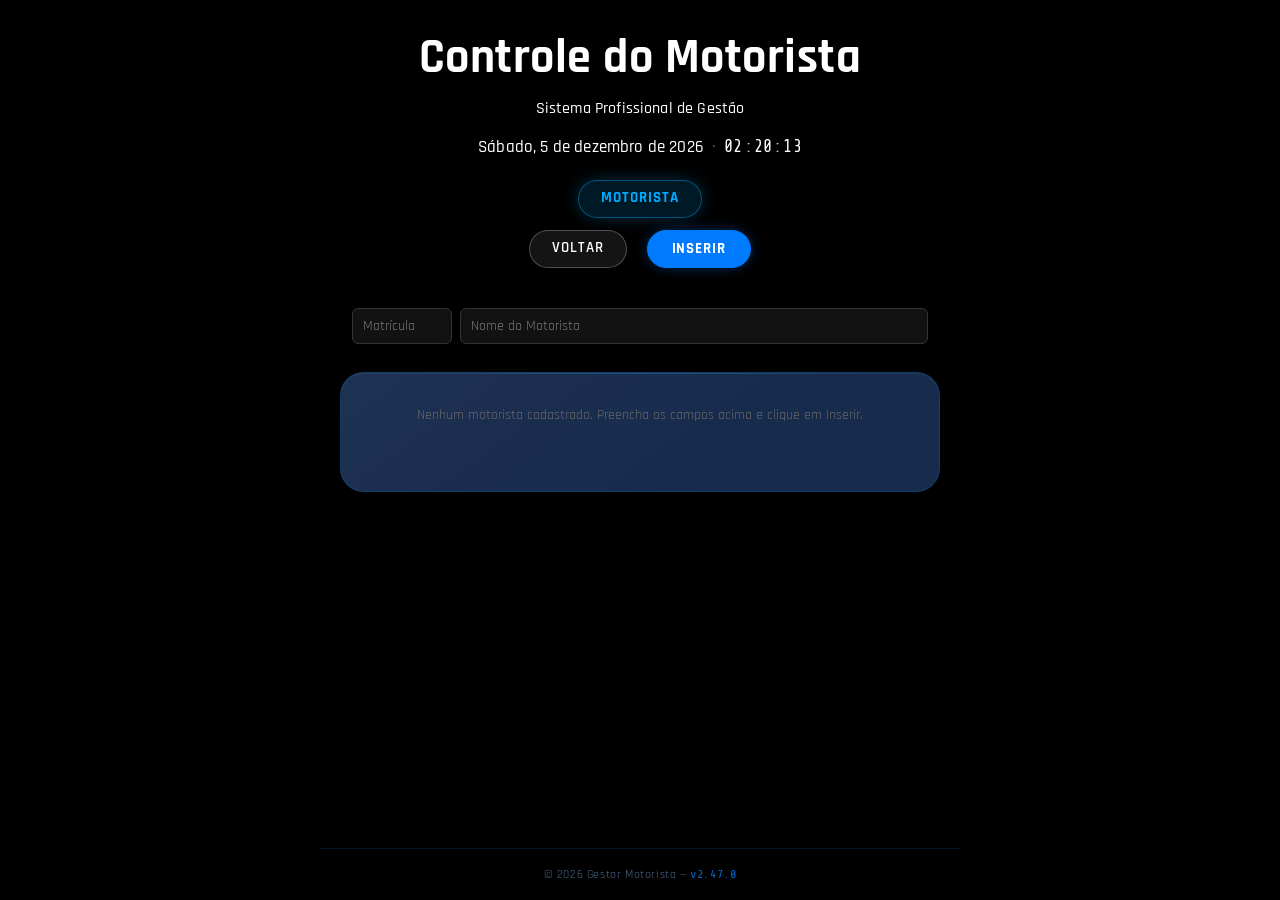
<file: motorista.html>
<!DOCTYPE html>
<html lang="pt-BR">

<head>
  <!--
    ============================================================
    CONTROLE DO MOTORISTA — Sistema Profissional de Gestão
    Arquivo: motorista.html (Módulo de Motoristas)
    Descrição: Cadastro de motoristas (matrícula + nome) para uso
               compartilhado em todos os módulos do sistema.
    Arquitetura: Jamstack / GitHub Pages (100% estático)
    ============================================================
  -->

  <meta charset="UTF-8" />
  <meta name="viewport" content="width=device-width, initial-scale=1.0, viewport-fit=cover" />
  <meta http-equiv="X-UA-Compatible" content="IE=edge" />

  <meta name="description" content="Módulo de Motoristas — Controle do Motorista. Gestor Motorista." />
  <meta name="theme-color" content="#000000" />
  <meta name="mobile-web-app-capable" content="yes" />
  <meta name="apple-mobile-web-app-capable" content="yes" />
  <meta name="apple-mobile-web-app-status-bar-style" content="black-translucent" />
  <meta name="apple-mobile-web-app-title" content="Motoristas" />

  <title>Controle do Motorista — Motoristas</title>

  <link rel="stylesheet" href="style.css" />
</head>

<body>

  <!-- ============================================================
       CABEÇALHO PRINCIPAL — Identidade, Data/Hora e Navegação
       ============================================================ -->
  <header class="app-header" role="banner">

    <!-- Título Principal -->
    <h1 class="app-title">Controle do Motorista</h1>

    <!-- Subtítulo: branco, centralizado -->
    <p class="app-subtitle">Sistema Profissional de Gestão</p>

    <!-- Linha de Informações: Data e Hora Lado a Lado -->
    <div class="datetime-container">
      <span class="app-date" id="dataAtual" aria-label="Data atual">--</span>
      <span class="datetime-separator" aria-hidden="true">•</span>
      <div class="clock-container" id="clockContainer" role="timer" aria-live="off" aria-label="Relógio do sistema anti-fraude">
        <div class="clock-display" id="clockDisplay" aria-label="Horário atual">
          <span class="clock-segment" id="clockHours">--</span>
          <span class="clock-separator" aria-hidden="true">:</span>
          <span class="clock-segment" id="clockMinutes">--</span>
          <span class="clock-separator" aria-hidden="true">:</span>
          <span class="clock-segment clock-segment--seconds" id="clockSeconds">--</span>
        </div>
      </div>
    </div>

    <!-- Ações e Destaque do Topo: Linha 1 (Motorista), Linha 2 (Voltar, Inserir) -->
    <div class="selected-badge-container" id="selectedBadgeContainer" aria-live="polite">
      <span class="selected-badge" id="selectedBadge">MOTORISTA</span>
      <div class="topo-acoes-linha">
        <a href="index.html" class="btn-voltar-topo" id="btnVoltarTopo" aria-label="Voltar para a tela inicial">
          VOLTAR
        </a>
        <button type="submit" form="formInserirMotorista" class="btn-inserir-topo" id="btnInserirMotorista" aria-label="Inserir motorista">
          INSERIR
        </button>
      </div>
    </div>

  </header>

  <!-- ============================================================
       SEÇÃO DE CARDS — Módulo de Motoristas
       ============================================================ -->
  <main class="cards-container" id="cardsContainer" role="main">

    <!-- Barra de Campos: Matrícula e Nome do Motorista -->
    <section class="barra-inserir-container" aria-label="Campos de cadastro de motoristas">
      <form id="formInserirMotorista" class="form-escala-wrapper">
        <div class="form-escala-row form-motoristas-row">
          <input type="text" id="inputMotMatricula" class="input-escala col-mot-matricula" placeholder="Matrícula" inputmode="numeric" pattern="[0-9]*" required />
          <input type="text" id="inputMotNome" class="input-escala col-mot-nome" placeholder="Nome do Motorista" required />
        </div>
      </form>
    </section>

    <!-- CARD BASE — Onde os motoristas cadastrados serão exibidos -->
    <article class="card card--base card--escala" id="cardBase" aria-label="Módulo de Motoristas">
      <div id="listaMotoristasContainer" class="lista-escala-container">
        <!-- Itens inseridos aparecem aqui -->
      </div>
    </article>

  </main>

  <!-- ============================================================
       RODAPÉ DA APLICAÇÃO
       ============================================================ -->
  <footer class="app-footer" role="contentinfo">
    <p class="app-footer__text">
      &copy; <span id="footerYear"></span> Gestor Motorista —
      <span class="app-footer__version">v2.0.0</span>
    </p>
  </footer>

  <!-- ============================================================
       IMPORTAÇÃO DOS SCRIPTS MODULARES
       ============================================================ -->
  <script src="versao.js" defer></script>
  <script src="relogio.js" defer></script>
  <script src="script.js" defer></script>

</body>

</html>
</file>
<file: style.css>
/*
  ============================================================
  CONTROLE DO MOTORISTA — Sistema Profissional de Gestão
  Arquivo: style.css
  Descrição: Identidade visual completa, sistema de variáveis,
             layout responsivo, detecção de dispositivos via
             classes injetadas pelo JS e estilização dos cards.
  Arquitetura: CSS Vanilla (sem frameworks) — GitHub Pages Ready
  ============================================================
*/


/* ============================================================
   1. IMPORTAÇÃO DE TIPOGRAFIA (Google Fonts)
   Fonte principal: Rajdhani — industrial, legível e moderna.
   Fonte do relógio: Share Tech Mono — aspecto de display LCD.
   ============================================================ */
@import url('https://fonts.googleapis.com/css2?family=Rajdhani:wght@400;500;600;700&family=Share+Tech+Mono&display=swap');


/* ============================================================
   2. VARIÁVEIS GLOBAIS — DESIGN TOKENS
   Paleta escura corporativa com azul industrial e cinza.
   Otimizada para motoristas em ambientes variáveis de luz.
   ============================================================ */
:root {
  /* --- Paleta de Cores Principal --- */
  --color-bg-deep:        #080f1a;  /* Fundo mais profundo (base da página)    */
  --color-bg-surface:     #0d1b2e;  /* Superfície principal (background body)  */
  --color-bg-elevated:    #112240;  /* Superfície elevada (header, seções)     */
  --color-bg-card:        #172b4d;  /* Background dos cards                    */
  --color-bg-card-hover:  #1e3a6a;  /* Background dos cards em hover           */

  /* --- Paleta de Destaque (Azul Elétrico) --- */
  --color-accent-primary:   #00aaff;  /* Azul elétrico — ação primária         */
  --color-accent-secondary: #0066cc;  /* Azul médio — variação secundária      */
  --color-accent-glow:      rgba(0, 170, 255, 0.25); /* Brilho difuso do azul */

  /* --- Cores de Estado --- */
  --color-success:  #00e676;  /* Verde — status OK / relógio ativo             */
  --color-warning:  #ffab00;  /* Âmbar — atenção                               */
  --color-danger:   #ff5252;  /* Vermelho — erro ou alerta crítico             */
  --color-info:     #40c4ff;  /* Azul claro — informação                       */

  /* --- Tipografia --- */
  --color-text-primary:   #e8f0fe;  /* Texto principal — alto contraste        */
  --color-text-secondary: #8baac8;  /* Texto secundário — descritivo           */
  --color-text-muted:     #4a6a8a;  /* Texto silenciado — rodapé, labels       */

  /* --- Bordas e Separadores --- */
  --color-border-subtle:  rgba(0, 170, 255, 0.12);  /* Borda muito sutil      */
  --color-border-medium:  rgba(0, 170, 255, 0.25);  /* Borda média            */
  --color-border-strong:  rgba(0, 170, 255, 0.5);   /* Borda de destaque      */

  /* --- Sombras --- */
  --shadow-card:        0 4px 20px rgba(0, 0, 0, 0.5), 0 0 1px rgba(0, 170, 255, 0.15);
  --shadow-card-hover:  0 8px 32px rgba(0, 0, 0, 0.6), 0 0 20px rgba(0, 170, 255, 0.2);
  --shadow-clock:       0 0 40px rgba(0, 170, 255, 0.3), 0 0 80px rgba(0, 170, 255, 0.1);
  --shadow-header:      0 2px 20px rgba(0, 0, 0, 0.4);
  --shadow-inset:       inset 0 1px 0 rgba(255, 255, 255, 0.05);

  /* --- Bordas Arredondadas --- */
  --radius-sm:   8px;
  --radius-md:   16px;
  --radius-lg:   24px;
  --radius-xl:   32px;
  --radius-pill: 999px;

  /* --- Espaçamentos (escala de 4px) --- */
  --space-1:  0.25rem;   /*  4px */
  --space-2:  0.5rem;    /*  8px */
  --space-3:  0.75rem;   /* 12px */
  --space-4:  1rem;      /* 16px */
  --space-5:  1.25rem;   /* 20px */
  --space-6:  1.5rem;    /* 24px */
  --space-8:  2rem;      /* 32px */
  --space-10: 2.5rem;    /* 40px */
  --space-12: 3rem;      /* 48px */
  --space-16: 4rem;      /* 64px */

  /* --- Tamanhos de Fonte --- */
  --font-xs:   0.75rem;   /* 12px */
  --font-sm:   0.875rem;  /* 14px */
  --font-base: 1rem;      /* 16px */
  --font-lg:   1.125rem;  /* 18px */
  --font-xl:   1.25rem;   /* 20px */
  --font-2xl:  1.5rem;    /* 24px */
  --font-3xl:  1.875rem;  /* 30px */
  --font-4xl:  2.25rem;   /* 36px */
  --font-5xl:  3rem;      /* 48px */

  /* --- Famílias de Fonte --- */
  --font-family-ui:    'Rajdhani', 'Segoe UI', system-ui, sans-serif;
  --font-family-mono:  'Share Tech Mono', 'Courier New', monospace;

  /* --- Transições --- */
  --transition-fast:    150ms ease;
  --transition-normal:  300ms ease;
  --transition-slow:    500ms ease;

  /* --- Dimensões Máximas --- */
  --max-width-content: 640px;  /* Largura máxima em tablets/desktops           */
}


/* ============================================================
   3. RESET E BASE GLOBAL
   Reset normalizado + box-sizing universal para previsibilidade.
   ============================================================ */

/* Box-sizing universal — evita cálculos manuais de largura */
*,
*::before,
*::after {
  box-sizing: border-box;
  margin: 0;
  padding: 0;
}

/* Remove estilos padrão de listas */
ul, ol {
  list-style: none;
}

/* Imagens e mídias não transbordam seus containers */
img, svg, video {
  max-width: 100%;
  display: block;
}

/* Remove sublinhado padrão de links */
a {
  text-decoration: none;
  color: inherit;
}

/* Botões herdam a família de fonte do projeto */
button, input, select, textarea {
  font-family: inherit;
}


/* ============================================================
   4. ELEMENTO RAIZ — <html>
   Define o tamanho base para cálculos rem e scroll suave.
   ============================================================ */
html {
  /* Font-size base: 16px padrão — facilita cálculos rem */
  font-size: 16px;

  /* Scroll suave para âncoras internas */
  scroll-behavior: smooth;

  /* Evita zoom indesejado ao focar inputs em iOS */
  -webkit-text-size-adjust: 100%;
  text-size-adjust: 100%;
}


/* ============================================================
   5. BODY — ESTRUTURA PRINCIPAL E LAYOUT BASE
   Flexbox vertical centralizado. O background usa gradiente
   radial para profundidade visual (efeito vinheta suave).
   ============================================================ */
body {
  /* Família de fonte padrão do sistema */
  font-family: var(--font-family-ui);
  font-size: var(--font-base);
  font-weight: 400;
  line-height: 1.5;
  color: var(--color-text-primary);

  /* Fundo preto puro — sem gradientes */
  background-color: #000000;
  background-image: none;

  /* Layout principal: coluna centralizada */
  display: flex;
  flex-direction: column;
  align-items: center;
  min-height: 100vh;
  min-height: 100dvh; /* Dynamic Viewport Height — melhor em mobile */

  /* Padding com suporte a safe-area (notch do iPhone) */
  padding-top: env(safe-area-inset-top, 0px);
  padding-right: env(safe-area-inset-right, 0px);
  padding-bottom: env(safe-area-inset-bottom, var(--space-8));
  padding-left: env(safe-area-inset-left, 0px);

  /* Evita overflow horizontal indesejado */
  overflow-x: hidden;

  /* Melhora a renderização de fontes */
  -webkit-font-smoothing: antialiased;
  -moz-osx-font-smoothing: grayscale;
}


/* ============================================================
   6. CABEÇALHO — .app-header
   Área de identidade: logo, título e subtítulo.
   ============================================================ */
.app-header {
  display: flex;
  flex-direction: column;
  align-items: center;         /* centraliza o bloco na página */
  justify-content: center;
  gap: var(--space-3);
  padding: var(--space-8) var(--space-6) var(--space-10);
  width: 100%;
  text-align: center;
}


.app-logo {
  color: var(--color-accent-primary);
  filter: drop-shadow(0 0 8px var(--color-accent-glow));
  transition: filter var(--transition-normal);
  animation: pulse-glow 3s ease-in-out infinite;
}

/* Título principal — branco, bold, limpo */
.app-title {
  font-size: var(--font-4xl);
  font-weight: 700;
  letter-spacing: 0.01em;
  line-height: 1.1;

  /* Branco sólido — sem gradiente */
  color: #ffffff;
  background: none;
  -webkit-background-clip: unset;
  -webkit-text-fill-color: unset;
  background-clip: unset;
}

/* Subtítulo — branco puro, centralizado, igual ao título */
.app-subtitle {
  font-size: var(--font-base);
  font-weight: 500;
  letter-spacing: 0.01em;
  text-align: center;

  /* Garante branco em todos os browsers, incluindo WebKit */
  color: #ffffff;
  -webkit-text-fill-color: #ffffff;
}

/* ============================================================
   7. BARRA DE DATA E HORA — .datetime-container
   Data e Relógio lado a lado, mesmo tamanho proporcional e harmonia.
   ============================================================ */
.datetime-container {
  display: flex;
  align-items: center;
  justify-content: center;
  flex-wrap: wrap;
  gap: 8px;
  margin-top: 6px;
  padding: 0;
  width: 100%;
}

/* Data Atual por Extenso — branca e alinhada */
.app-date {
  font-size: 1.05rem;
  font-weight: 500;
  letter-spacing: 0.01em;
  color: #ffffff;
  -webkit-text-fill-color: #ffffff;
  text-align: center;
  line-height: 1;
}

/* Separador elegante entre data e hora */
.datetime-separator {
  color: rgba(255, 255, 255, 0.4);
  font-size: 0.85rem;
  user-select: none;
  line-height: 1;
  display: inline-flex;
  align-items: center;
}

/* Container do Relógio Integrado */
.clock-container {
  display: inline-flex;
  align-items: center;
  gap: 0;
  margin: 0;
  padding: 0;
  background: none;
  border: none;
  border-radius: 0;
  box-shadow: none;
}

/* Display principal do relógio — HH:MM:SS */
.clock-display {
  display: inline-flex;
  align-items: center;
  gap: 1px;
  font-family: var(--font-family-mono);
  line-height: 1;
}

/* Segmentos individuais — mesmo tamanho proporcional da data */
.clock-segment {
  font-size: 1.05rem;
  font-weight: 500;
  letter-spacing: 0.02em;
  color: #ffffff;          /* Branco */
  text-shadow: none;
  min-width: 2ch;
  text-align: center;
  line-height: 1;
  transition: color var(--transition-fast);
}

/* Segmento de Segundos — branco */
.clock-segment--seconds {
  font-size: 1.05rem;
  color: #ffffff;
  opacity: 1;
  align-self: center;
  padding-bottom: 0;
  line-height: 1;
}

/* Separadores ":" — branco */
.clock-separator {
  font-size: 1.05rem;
  color: #ffffff;
  opacity: 0.8;
  font-family: var(--font-family-mono);
  user-select: none;
  line-height: 1;
  animation: blink-separator 1s step-end infinite;
}

/* Container de Ações do Topo: Linha 1 (Badge do Módulo) e Linha 2 (VOLTAR e INSERIR) */
.selected-badge-container {
  display: flex;
  flex-direction: column;
  justify-content: center;
  align-items: center;
  gap: 12px;
  margin-top: var(--space-3);
  width: 100%;
  animation: fade-slide-in 0.3s ease forwards;
}

.topo-acoes-linha {
  display: flex;
  align-items: center;
  justify-content: center;
  gap: 20px;
  flex-wrap: wrap;
}

/* Botão Inserir no Topo */
.btn-inserir-topo {
  display: inline-flex;
  align-items: center;
  justify-content: center;
  background-color: #007aff;
  color: #ffffff;
  border: 1px solid #007aff;
  border-radius: var(--radius-pill);
  font-size: 0.95rem;
  font-weight: 700;
  font-family: var(--font-family-ui);
  letter-spacing: 0.06em;
  text-transform: uppercase;
  padding: 0 24px;
  height: 38px;
  min-height: 38px;
  cursor: pointer;
  white-space: nowrap;
  box-sizing: border-box;
  transition: all var(--transition-fast);
  -webkit-tap-highlight-color: transparent;
  box-shadow: 0 0 12px rgba(0, 122, 255, 0.35);
}

.btn-inserir-topo:hover {
  background-color: #0056b3;
  border-color: #0056b3;
  box-shadow: 0 0 16px rgba(0, 122, 255, 0.5);
}

.btn-inserir-topo:active {
  transform: scale(0.96);
  opacity: 0.9;
}

/* Badge ESCALA */
.selected-badge {
  display: inline-flex;
  align-items: center;
  justify-content: center;
  background: rgba(0, 170, 255, 0.15);
  border: 1px solid rgba(0, 170, 255, 0.4);
  color: #00aaff;
  font-size: 0.95rem;
  font-weight: 700;
  letter-spacing: 0.06em;
  text-transform: uppercase;
  padding: 0 22px;
  height: 38px;
  min-height: 38px;
  border-radius: var(--radius-pill);
  box-shadow: 0 0 16px rgba(0, 170, 255, 0.25);
  box-sizing: border-box;
}

/* Botão Voltar no Topo */
.btn-voltar-topo {
  display: inline-flex;
  align-items: center;
  justify-content: center;
  background: rgba(255, 255, 255, 0.08);
  border: 1px solid rgba(255, 255, 255, 0.25);
  color: #ffffff;
  font-size: 0.95rem;
  font-weight: 600;
  font-family: var(--font-family-ui);
  letter-spacing: 0.06em;
  text-transform: uppercase;
  padding: 0 22px;
  height: 38px;
  min-height: 38px;
  border-radius: var(--radius-pill);
  cursor: pointer;
  box-sizing: border-box;
  transition: all var(--transition-fast);
  -webkit-tap-highlight-color: transparent;
}

.btn-voltar-topo:hover {
  background: rgba(255, 255, 255, 0.15);
  border-color: rgba(255, 255, 255, 0.5);
}

.btn-voltar-topo:active {
  transform: scale(0.95);
  background: rgba(255, 59, 48, 0.2);
  border-color: rgba(255, 59, 48, 0.6);
  color: #ff5252;
}

/* Botões WhatsApp no Topo da Jornada */
.topo-acoes-linha--whatsapp {
  margin-top: 2px;
  gap: 12px;
}

.btn-whatsapp-topo {
  display: inline-flex;
  align-items: center;
  justify-content: center;
  gap: 6px;
  background-color: #25d366;
  color: #ffffff;
  border: 1px solid #1ebd5a;
  border-radius: var(--radius-pill);
  font-size: 0.88rem;
  font-weight: 700;
  font-family: var(--font-family-ui);
  letter-spacing: 0.04em;
  text-transform: uppercase;
  padding: 0 18px;
  height: 36px;
  min-height: 36px;
  cursor: pointer;
  white-space: nowrap;
  box-sizing: border-box;
  transition: all var(--transition-fast);
  -webkit-tap-highlight-color: transparent;
  box-shadow: 0 0 12px rgba(37, 211, 102, 0.35);
}

.btn-whatsapp-topo:hover {
  background-color: #128c7e;
  border-color: #0e7064;
  box-shadow: 0 0 16px rgba(37, 211, 102, 0.5);
}

.btn-whatsapp-topo:active {
  transform: scale(0.96);
  opacity: 0.9;
}

.btn-whatsapp-topo .whatsapp-icon {
  display: inline-block;
  vertical-align: middle;
  flex-shrink: 0;
}

/* Badge de status abaixo do relógio */
.clock-badge {
  display: flex;
  align-items: center;
  gap: var(--space-2);
  padding: var(--space-1) var(--space-3);

  background: rgba(0, 230, 118, 0.08);
  border: 1px solid rgba(0, 230, 118, 0.2);
  border-radius: var(--radius-pill);
}

/* Ponto animado do badge */
.clock-badge__dot {
  width: 8px;
  height: 8px;
  border-radius: 50%;
  background: var(--color-success);
  box-shadow: 0 0 6px var(--color-success);
  animation: pulse-dot 2s ease-in-out infinite;
  flex-shrink: 0;
}

/* Texto do badge */
.clock-badge__text {
  font-size: var(--font-xs);
  font-weight: 600;
  letter-spacing: 0.08em;
  text-transform: uppercase;
  color: var(--color-success);
}


/* ============================================================
   8. CONTAINER DE CARDS — .cards-container
   Layout principal das seções de conteúdo futuras.
   ============================================================ */
.cards-container {
  /* Flex column para empilhar cards verticalmente (padrão mobile) */
  display: flex;
  flex-direction: column;
  gap: var(--space-5);

  /* Padding lateral responsivo e largura máxima */
  width: 100%;
  max-width: var(--max-width-content);
  padding: 0 var(--space-5) var(--space-8);
}


/* ============================================================
   9. CARD BASE — .card
   Componente visual fundamental do sistema.
   Design: profundidade, bordas, sombra e cantos suavizados.
   ============================================================ */
.card {
  /* Background elevado com gradiente sutil */
  background:
    linear-gradient(145deg, rgba(255, 255, 255, 0.03) 0%, transparent 60%),
    var(--color-bg-card);

  /* Cantos suavizados — aspecto de app nativo */
  border-radius: var(--radius-lg);

  /* Borda sutil para definição visual */
  border: 1px solid var(--color-border-subtle);

  /* Sombra de profundidade com leve brilho azul */
  box-shadow: var(--shadow-card);

  /* Inset highlight no topo (efeito de luz) */
  box-shadow:
    var(--shadow-card),
    var(--shadow-inset);

  /* Padding interno */
  padding: var(--space-6);

  /* Transição para hover interativo (quando conteúdo for adicionado) */
  transition:
    box-shadow var(--transition-normal),
    transform var(--transition-normal),
    background var(--transition-normal);

  /* Posição relativa para pseudo-elementos */
  position: relative;
  overflow: hidden;
}

/* Linha de destaque no topo do card */
.card::before {
  content: '';
  position: absolute;
  top: 0;
  left: 10%;
  right: 10%;
  height: 1px;
  background: linear-gradient(90deg, transparent, var(--color-border-medium), transparent);
}

/* Card base: altura mínima para ser visível mesmo sem conteúdo */
.card--base {
  min-height: 120px;
}

/* Hover no card — feedback visual */
.card:hover {
  background:
    linear-gradient(145deg, rgba(255, 255, 255, 0.05) 0%, transparent 60%),
    var(--color-bg-card-hover);
  box-shadow: var(--shadow-card-hover);
  transform: translateY(-2px);
}

/* Grid de Botões dentro do Card */
.card-buttons-grid {
  display: flex;
  flex-direction: column;
  gap: var(--space-3);
  width: 100%;
}

.card-buttons-row {
  display: flex;
  flex-direction: row;
  flex-wrap: wrap;
  align-items: center;
  gap: var(--space-3);
  width: 100%;
}

/* Botão de Ação dentro do Card (tamanho exato da palavra) */
.btn-card-action {
  width: auto;
  min-width: fit-content;
  min-height: 42px;
  background-color: #172b4d;
  color: #ffffff;
  border: 1px solid rgba(0, 170, 255, 0.25);
  border-radius: var(--radius-md);
  font-size: 1rem;
  font-weight: 600;
  font-family: var(--font-family-ui);
  letter-spacing: 0.02em;
  cursor: pointer;
  display: inline-flex;
  align-items: center;
  justify-content: center;
  padding: 8px 20px;
  transition: all var(--transition-fast);
  -webkit-tap-highlight-color: transparent;
}

.btn-card-action:hover {
  background-color: #1e3a6a;
  border-color: var(--color-accent-primary);
  box-shadow: 0 0 12px rgba(0, 170, 255, 0.3);
}

.btn-card-action:active {
  transform: scale(0.98);
  background-color: var(--color-accent-secondary);
}

.btn-card-action.is-active {
  background-color: var(--color-accent-secondary);
  border-color: var(--color-accent-primary);
  box-shadow: 0 0 16px rgba(0, 170, 255, 0.4);
}

@media (max-width: 380px) {
  .btn-card-action {
    padding: 8px 12px;
    font-size: 0.90rem;
  }
}

/* ============================================================
   10. BARRA DE INSERÇÃO ACIMA DO CARD (MÓDULO ESCALA)
   ============================================================ */
.barra-inserir-container {
  width: 100%;
  padding: 0 12px;
  margin-bottom: var(--space-2);
}

.card--escala {
  padding: 12px;
}

/* Card de cada item inserido na escala */
.item-escala-card {
  background-color: rgba(255, 255, 255, 0.03);
  border: 1px solid rgba(255, 255, 255, 0.08);
  padding: 10px 12px;
  border-radius: 8px;
  color: #ffffff;
  box-sizing: border-box;
  display: flex;
  flex-direction: column;
  gap: 6px;
}

/* Linhas dentro do item — espelham o layout do formulário */
.item-escala-row {
  display: grid;
  gap: 8px;
  align-items: center;
  width: 100%;
}

.item-escala-row--top {
  grid-template-columns: 110px 80px 1fr 28px;
}

.item-escala-row--bottom {
  grid-template-columns: 80px 1.4fr 85px 1fr;
}

/* ============================================================
   10b. MÓDULO LINHAS — Formulário e Itens
   ============================================================ */

/* Linha do formulário de cadastro de linhas (Nº + Nome + Local Saída) */
.form-linhas-row {
  display: grid;
  grid-template-columns: 100px 1fr 1fr;
  gap: 8px;
  align-items: center;
  width: 100%;
}

/* Card de cada linha cadastrada */
.item-linha-card {
  display: grid;
  grid-template-columns: 100px 1fr 1fr 28px;
  gap: 8px;
  align-items: center;
  background-color: rgba(255, 255, 255, 0.03);
  border: 1px solid rgba(255, 255, 255, 0.08);
  padding: 10px 12px;
  border-radius: 8px;
  color: #ffffff;
  box-sizing: border-box;
}

.dado-escala.col-linha-num-dado {
  color: #00aaff;
  font-weight: 700;
  font-family: var(--font-family-mono);
}

.dado-escala.col-linha-nome-dado {
  color: #ffffff;
  font-weight: 500;
}

/* Campo Nº da Linha — forçar caixa alta via CSS */
.col-linha-num-cadastro,
.col-linha-num {
  text-transform: uppercase;
}

/* ============================================================
   10b2. MÓDULO JORNADA — Formulário e Itens
   ============================================================ */

/* Linha 1 do formulário de jornada (Semana + Data + Hora Pegada) */
.form-jornada-row--top {
  display: grid;
  grid-template-columns: 1fr auto auto;
  gap: 8px;
  align-items: center;
  width: 100%;
}

.col-jornada-data {
  min-width: 90px;
  max-width: 110px;
}

.col-jornada-hora {
  min-width: 100px;
  max-width: 120px;
}

/* Linha 2 do formulário de jornada (Matrícula + Motorista) */
.form-jornada-row--motorista {
  display: grid;
  grid-template-columns: 100px 1fr;
  gap: 8px;
  align-items: center;
  width: 100%;
}

.col-jornada-matricula {
  min-width: 80px;
  max-width: 120px;
}

/* Linha de botões de troca rápida (Troca Linha, Troca Carro, Troca linha e Carro) */
.form-jornada-row--botoes-troca {
  display: grid;
  grid-template-columns: 1fr 1fr 1.25fr;
  gap: 8px;
  align-items: center;
  width: 100%;
  margin: 3px 0;
}

.btn-jornada-troca-direto {
  min-height: 38px;
  background: linear-gradient(180deg, #102a45 0%, #081627 100%);
  color: #00d0ff;
  border: 1px solid rgba(0, 170, 255, 0.4);
  border-radius: var(--radius-md);
  font-size: 0.84rem;
  font-weight: 700;
  font-family: var(--font-family-ui);
  letter-spacing: 0.02em;
  cursor: pointer;
  display: inline-flex;
  align-items: center;
  justify-content: center;
  text-align: center;
  padding: 6px 8px;
  transition: all var(--transition-fast);
  -webkit-tap-highlight-color: transparent;
  box-shadow: 0 2px 6px rgba(0, 0, 0, 0.35);
  white-space: nowrap;
}

.btn-jornada-troca-direto:hover {
  background: linear-gradient(180deg, #173b61 0%, #0c213a 100%);
  border-color: #00e676;
  color: #ffffff;
  box-shadow: 0 0 10px rgba(0, 230, 118, 0.35);
}

.btn-jornada-troca-direto:active {
  transform: scale(0.97);
  background: #00aaff;
  color: #000000;
}

@media (max-width: 380px) {
  .form-jornada-row--botoes-troca {
    grid-template-columns: 1fr 1fr 1fr;
    gap: 4px;
  }
  .btn-jornada-troca-direto {
    font-size: 0.72rem;
    padding: 6px 2px;
  }
}

/* Linha 3 do formulário de jornada (Linha + Nome da Linha) */
.form-jornada-row--middle {
  display: grid;
  grid-template-columns: auto 1fr;
  gap: 8px;
  align-items: center;
  width: 100%;
}

.col-jornada-linha {
  min-width: 80px;
  max-width: 120px;
}

/* Linha 4 do formulário de jornada (Sigla + Nº Carro + Placa) */
.form-jornada-row--carro {
  display: grid;
  grid-template-columns: 80px 100px 1fr;
  gap: 8px;
  align-items: center;
  width: 100%;
}

.col-jornada-carro-sigla,
.col-jornada-carro-numero,
.col-jornada-carro-placa {
  text-transform: uppercase;
}

/* ============================================================
   Inputs do Formulário de Jornada — Padrão Visual Idêntico à Imagem 2
   (Bordas azul ciano com brilho, fundo navy translúcido e texto cyan para carro)
   ============================================================ */
#formInserirJornada .input-escala,
.form-jornada-row--carro input,
.form-jornada-row--km input,
.form-jornada-row--bottom input,
.carro-anterior-item input,
.linha-anterior-item input {
  background-color: rgba(10, 24, 42, 0.85) !important;
  border: 1px solid rgba(0, 170, 255, 0.5) !important;
  color: #ffffff !important;
  box-shadow: inset 0 0 6px rgba(0, 170, 255, 0.08);
}

#formInserirJornada .input-escala::placeholder,
.carro-anterior-item input::placeholder {
  color: #557799 !important;
}

#formInserirJornada .input-escala:focus,
.carro-anterior-item input:focus {
  border-color: #00e5ff !important;
  box-shadow: 0 0 10px rgba(0, 229, 255, 0.4), inset 0 0 6px rgba(0, 229, 255, 0.15) !important;
}

/* Destaque no Número do Carro (Ativo e Anteriores — ciano brilhante) */
#inputJornadaCarroNumero,
.col-jornada-carro-numero,
.linha-anterior-item input:first-child,
.carro-anterior-item input:nth-child(2) {
  color: #00e5ff !important;
  font-weight: 700 !important;
}

/* KM Rodado em verde neon */
#inputKmPainelRodado,
#inputKmTacoRodado,
.col-jornada-km--rodado,
.carro-anterior-item input.col-jornada-km--rodado {
  color: #00e676 !important;
  font-weight: 700 !important;
}

/* Linhas de KM Painel e KM Tacógrafo (3 colunas proporcionais) */
.form-jornada-row--km {
  display: grid;
  grid-template-columns: 1fr 1fr 1fr;
  gap: 8px;
  align-items: center;
  width: 100%;
}

.col-jornada-km {
  font-family: var(--font-family-mono);
}

.col-jornada-km--rodado {
  color: #00e676;
  font-weight: 700;
}

/* Divisor sutil em destaque (Linha neon ciano com efeito gradiente — Imagem 2) */
.jornada-divisor-linha {
  width: 100%;
  height: 1px;
  background: linear-gradient(90deg, transparent 0%, rgba(0, 170, 255, 0.6) 50%, transparent 100%);
  box-shadow: 0 0 8px rgba(0, 170, 255, 0.4);
  margin: 6px 0;
}

/* Linha 7 do formulário de jornada (Botão Avarias + Campo Avarias) */
.form-jornada-row--bottom {
  display: flex;
  align-items: center;
  gap: 8px;
  width: 100%;
}

/* Botão Avarias em jornada.html antes do campo Avarias */
.btn-jornada-avarias {
  min-height: 38px;
  background: linear-gradient(180deg, #102a45 0%, #081627 100%);
  color: #00d0ff;
  border: 1px solid rgba(0, 170, 255, 0.4);
  border-radius: var(--radius-md);
  font-size: 0.86rem;
  font-weight: 700;
  font-family: var(--font-family-ui);
  letter-spacing: 0.02em;
  cursor: pointer;
  display: inline-flex;
  align-items: center;
  justify-content: center;
  text-align: center;
  padding: 6px 14px;
  text-decoration: none;
  transition: all var(--transition-fast);
  -webkit-tap-highlight-color: transparent;
  box-shadow: 0 2px 6px rgba(0, 0, 0, 0.35);
  white-space: nowrap;
  flex: 0 0 auto;
}

.btn-jornada-avarias:hover {
  background: linear-gradient(180deg, #173b61 0%, #0c213a 100%);
  border-color: #00e676;
  color: #ffffff;
  box-shadow: 0 0 10px rgba(0, 230, 118, 0.35);
}

.btn-jornada-avarias:active {
  transform: scale(0.97);
  background: #00aaff;
  color: #000000;
}

.form-jornada-row--bottom .col-jornada-avarias {
  flex: 1;
  min-width: 0;
}

/* Card de cada jornada cadastrada */
.item-jornada-card {
  background-color: rgba(255, 255, 255, 0.03);
  border: 1px solid rgba(255, 255, 255, 0.08);
  padding: 10px 12px;
  border-radius: 8px;
  color: #ffffff;
  box-sizing: border-box;
  display: flex;
  flex-direction: column;
  gap: 6px;
  cursor: pointer;
  transition: border-color 0.2s ease, box-shadow 0.2s ease, background-color 0.2s ease;
}

.item-jornada-card:hover {
  border-color: rgba(230, 81, 0, 0.45);
  background-color: rgba(255, 255, 255, 0.05);
}

.item-jornada-card--editando {
  border-color: #e65100 !important;
  box-shadow: 0 0 12px rgba(230, 81, 0, 0.35);
  background-color: rgba(230, 81, 0, 0.07) !important;
}

/* Linhas dentro do item de jornada */
.item-jornada-row {
  display: grid;
  gap: 8px;
  align-items: center;
  width: 100%;
}

.item-jornada-row--top {
  grid-template-columns: 1fr auto auto 28px;
}

.item-jornada-row--motorista {
  grid-template-columns: 100px 1fr;
}

.item-jornada-row--middle {
  grid-template-columns: auto 1fr;
}

.item-jornada-row--carro {
  grid-template-columns: 80px 100px 1fr;
}

.item-jornada-row--km {
  display: grid;
  grid-template-columns: 1fr 1fr 1fr;
  gap: 8px;
  align-items: center;
  width: 100%;
}

.col-jornada-km-box {
  display: flex;
  flex-direction: column;
  gap: 2px;
}

.col-jornada-km-tag {
  font-size: 0.7rem;
  color: #888888;
  text-transform: uppercase;
  letter-spacing: 0.5px;
}

.col-jornada-km-val {
  font-family: var(--font-family-mono);
  font-weight: 600;
  color: #ffffff;
}

.col-jornada-km-val--rodado {
  color: #00e676;
  font-weight: 700;
}

.item-jornada-row--bottom {
  grid-template-columns: 1fr;
}

.col-jornada-carro-sigla-dado {
  color: #00aaff;
  font-weight: 700;
  font-family: var(--font-family-mono);
  text-transform: uppercase;
}

.col-jornada-carro-numero-dado {
  color: #ffffff;
  font-weight: 600;
  font-family: var(--font-family-mono);
  text-transform: uppercase;
}

.col-jornada-carro-placa-dado {
  color: #00e676;
  font-weight: 700;
  font-family: var(--font-family-mono);
  text-transform: uppercase;
}

.col-jornada-matricula-dado {
  color: #00aaff;
  font-weight: 700;
  font-family: var(--font-family-mono);
}

.col-jornada-motorista-dado {
  color: #ffffff;
  font-weight: 500;
}

.col-jornada-semana-dado {
  color: #ffffff;
  font-weight: 500;
}

.col-jornada-data-dado {
  color: #00aaff;
  font-weight: 700;
  font-family: var(--font-family-mono);
}

.col-jornada-hora-dado {
  color: #00e676;
  font-weight: 700;
  font-family: var(--font-family-mono);
}

.col-jornada-linha-dado {
  color: #00aaff;
  font-weight: 700;
  font-family: var(--font-family-mono);
}

.col-jornada-linhanome-dado {
  color: #ffffff;
  font-weight: 500;
}

.col-jornada-avarias-dado {
  color: #ffab00;
  font-weight: 500;
  font-style: italic;
}

/* --- Novos Campos de Pontos de Jornada e Viagem --- */

.form-jornada-row--dupla {
  display: grid;
  grid-template-columns: 1fr 1fr;
  gap: 8px;
  align-items: stretch;
  width: 100%;
}

.form-jornada-row--tripla {
  display: grid;
  grid-template-columns: repeat(3, minmax(0, 1fr));
  gap: 6px;
  align-items: stretch;
  width: 100%;
}

.form-jornada-row--tripla .btn-jornada-hora {
  font-size: 0.70rem;
  padding: 4px 2px;
  min-height: 32px;
  line-height: 1.12;
  white-space: normal;
  text-align: center;
}

.form-jornada-row--tripla .col-jornada-hora-ponto {
  height: 28px;
  font-size: 0.74rem;
  padding: 2px 1px;
}

.item-jornada-row--tripla {
  display: grid;
  grid-template-columns: repeat(3, minmax(0, 1fr));
  gap: 6px;
  align-items: center;
  width: 100%;
}

.form-jornada-row--viagem {
  display: grid;
  grid-template-columns: repeat(7, minmax(78px, 1fr));
  gap: 6px;
  align-items: stretch;
  width: 100%;
  overflow-x: auto;
  -webkit-overflow-scrolling: touch;
  scrollbar-width: none;
  -ms-overflow-style: none;
  padding-bottom: 2px;
}

.form-jornada-row--viagem::-webkit-scrollbar {
  display: none;
  width: 0;
  height: 0;
}

.jornada-ponto-col {
  display: flex;
  flex-direction: column;
  gap: 4px;
  min-width: 0;
}

.btn-jornada-hora {
  background: linear-gradient(180deg, #162a4a 0%, #0d1b2e 100%);
  border: 1px solid rgba(0, 170, 255, 0.35);
  color: #e8f0fe;
  font-family: var(--font-family-ui);
  font-size: 0.78rem;
  font-weight: 700;
  letter-spacing: 0.02em;
  padding: 6px 4px;
  border-radius: 6px;
  cursor: pointer;
  display: flex;
  align-items: center;
  justify-content: center;
  text-align: center;
  min-height: 38px;
  line-height: 1.15;
  box-shadow: 0 2px 6px rgba(0, 0, 0, 0.3);
  transition: background 0.15s, border-color 0.15s, transform 0.1s, box-shadow 0.15s;
  -webkit-tap-highlight-color: transparent;
  user-select: none;
}

.btn-jornada-hora:hover {
  background: linear-gradient(180deg, #1e3a6a 0%, #112240 100%);
  border-color: var(--color-accent-primary);
  box-shadow: 0 0 10px rgba(0, 170, 255, 0.35);
}

.btn-jornada-hora:active {
  transform: scale(0.96);
  background: var(--color-accent-secondary);
  border-color: var(--color-accent-primary);
}

/* Botão estático sem ação interativa */
.btn-jornada-hora--static {
  cursor: default;
  background: #112240;
  border: 1px solid rgba(255, 255, 255, 0.15);
  color: #8baac8;
  pointer-events: none;
  font-weight: 700;
}

/* Botão Roletas — ação para abrir nova sessão */
.btn-jornada-hora--roleta {
  cursor: pointer;
  background: linear-gradient(180deg, #1b3860 0%, #102440 100%);
  border: 1px solid rgba(0, 170, 255, 0.5);
  color: #00aaff;
  font-weight: 700;
  display: flex;
  align-items: center;
  justify-content: center;
  gap: 4px;
}

.btn-jornada-hora--roleta:hover {
  background: linear-gradient(180deg, #234b82 0%, #17355e 100%);
  border-color: var(--color-accent-primary);
  box-shadow: 0 0 12px rgba(0, 170, 255, 0.5);
  color: #ffffff;
}

.btn-jornada-hora--roleta:active {
  transform: scale(0.96);
  background: var(--color-accent-secondary);
}

.badge-add-sessao {
  background: rgba(0, 170, 255, 0.25);
  border: 1px solid #00aaff;
  border-radius: 50%;
  width: 14px;
  height: 14px;
  display: inline-flex;
  align-items: center;
  justify-content: center;
  font-size: 0.7rem;
  line-height: 1;
  font-weight: 700;
  color: #ffffff;
}

/* Tabela de Viagem e Roletas (Header com Botões + Linhas de Inputs Empilhadas) */
.jornada-tabela-viagem-container {
  width: 100%;
  max-width: 100%;
  overflow: hidden;
  padding-bottom: 2px;
  display: flex;
  flex-direction: column;
  gap: 4px;
  box-sizing: border-box;
}

.jornada-tabela-viagem-container::-webkit-scrollbar {
  display: none;
  width: 0;
  height: 0;
}

.form-jornada-row--viagem-header {
  display: grid;
  grid-template-columns: repeat(8, minmax(0, 1fr));
  gap: 3px;
  align-items: stretch;
  width: 100%;
  box-sizing: border-box;
}

.form-jornada-row--viagem-header .btn-jornada-hora {
  font-family: var(--font-family-ui);
  font-size: 0.58rem;
  font-weight: 700;
  letter-spacing: normal;
  padding: 3px 1px;
  min-height: 38px;
  line-height: 1.05;
  white-space: normal;
  word-break: break-word;
  overflow-wrap: break-word;
  hyphens: auto;
  text-align: center;
  min-width: 0;
  box-sizing: border-box;
}

.form-jornada-row--viagem-header .btn-jornada-hora--roleta {
  gap: 2px;
}

.form-jornada-row--viagem-header .badge-add-sessao {
  width: 11px;
  height: 11px;
  font-size: 0.58rem;
  flex-shrink: 0;
}

.container-linhas-roletas {
  display: flex;
  flex-direction: column;
  gap: 4px;
  width: 100%;
  box-sizing: border-box;
}

.form-jornada-row--viagem-dados {
  display: grid;
  grid-template-columns: repeat(8, minmax(0, 1fr));
  gap: 3px;
  align-items: center;
  width: 100%;
  box-sizing: border-box;
  animation: linhaViagemFadeIn 0.2s ease-out;
}

@keyframes linhaViagemFadeIn {
  from {
    opacity: 0;
    transform: translateY(-4px);
  }
  to {
    opacity: 1;
    transform: translateY(0);
  }
}

.form-jornada-row--viagem-dados .input-escala {
  height: 34px;
  padding: 4px 1px;
  min-width: 0;
  width: 100%;
  box-sizing: border-box;
  text-align: center;
}

/* Campo de texto de horário dos pontos */
.col-jornada-hora-ponto {
  font-family: var(--font-family-mono);
  text-align: center;
  font-size: 0.74rem;
  letter-spacing: -0.02em;
  color: #00e676;
  font-weight: 700;
  padding: 4px 1px;
  height: 34px;
  min-width: 0;
  width: 100%;
  box-sizing: border-box;
}

.col-jornada-hora-ponto::placeholder {
  color: #556677;
  text-align: center;
  font-family: var(--font-family-mono);
  font-size: 0.72rem;
}

.col-jornada-hora-ponto[readonly] {
  cursor: default;
  user-select: none;
  background-color: #0b1523;
  border-color: rgba(0, 170, 255, 0.2);
}

.col-jornada-hora-ponto[readonly]:focus {
  border-color: rgba(0, 170, 255, 0.2);
  box-shadow: none;
  outline: none;
}

.col-jornada-hora-ponto:not([readonly]) {
  cursor: text;
  background-color: #0b172a;
  border-color: rgba(0, 170, 255, 0.4);
}

.col-jornada-hora-ponto:not([readonly]):focus {
  border-color: #00aaff;
  box-shadow: 0 0 6px rgba(0, 170, 255, 0.4);
  outline: none;
}

/* Campo de Carro na tabela de viagem */
.col-jornada-carro-viagem {
  font-family: var(--font-family-mono);
  text-align: center;
  font-size: 0.70rem;
  letter-spacing: -0.04em;
  font-weight: 700;
  color: #00e676;
  padding: 4px 1px;
  height: 34px;
  min-width: 0;
  width: 100%;
  box-sizing: border-box;
  background-color: #0b1523;
  border-color: rgba(0, 170, 255, 0.2);
  cursor: default;
  user-select: none;
}

.col-jornada-carro-viagem::placeholder {
  color: #556677;
  text-align: center;
  font-family: var(--font-family-mono);
}

.col-jornada-carro-viagem:focus {
  border-color: rgba(0, 170, 255, 0.2);
  box-shadow: none;
  outline: none;
}

/* Campo de Roletas */
.col-jornada-roletas {
  font-family: var(--font-family-mono);
  text-align: center;
  font-size: 0.76rem;
  letter-spacing: -0.02em;
  padding: 4px 1px;
  height: 34px;
  min-width: 0;
  width: 100%;
  box-sizing: border-box;
}

.col-jornada-roletas::placeholder {
  text-align: center;
}

/* Micro-animação ao carimbar horário automaticamente */
@keyframes pontoPreenchidoPulse {
  0% { transform: scale(1); box-shadow: 0 0 0 rgba(0, 230, 118, 0.8); }
  50% { transform: scale(1.03); box-shadow: 0 0 12px rgba(0, 230, 118, 0.6); }
  100% { transform: scale(1); box-shadow: 0 0 0 rgba(0, 230, 118, 0); }
}

.input-ponto-animado {
  animation: pontoPreenchidoPulse 0.4s ease-out;
  border-color: #00e676 !important;
}

/* Exibição dos pontos nos cards de jornada */
.item-jornada-row--dupla {
  display: grid;
  grid-template-columns: 1fr 1fr;
  gap: 8px;
  width: 100%;
}

.item-jornada-row--viagem {
  display: grid;
  grid-template-columns: repeat(8, minmax(68px, 1fr));
  gap: 6px;
  width: 100%;
  overflow-x: auto;
  -webkit-overflow-scrolling: touch;
  padding-bottom: 3px;
}

.item-jornada-row--viagem::-webkit-scrollbar {
  height: 3px;
}

.item-jornada-row--viagem::-webkit-scrollbar-thumb {
  background: rgba(0, 170, 255, 0.3);
  border-radius: 2px;
}

.item-jornada-ponto-box {
  display: flex;
  flex-direction: column;
  gap: 2px;
  min-width: 0;
  text-align: center;
}

.col-jornada-km-val--ponto {
  color: #00e676;
  font-family: var(--font-family-mono);
  font-weight: 600;
}

/* Seções de Validador e Filipeta Informações */
.jornada-secao-bloco {
  display: flex;
  flex-direction: column;
  gap: 6px;
  width: 100%;
}

.btn-jornada-secao-titulo {
  width: 100%;
  text-transform: uppercase;
  letter-spacing: 0.04em;
  font-size: 0.82rem;
  font-weight: 800;
  color: #00e676;
  background: linear-gradient(180deg, #0d2238 0%, #081525 100%);
  border: 1px solid rgba(0, 230, 118, 0.35);
  box-shadow: 0 0 8px rgba(0, 230, 118, 0.12);
  min-height: 32px;
  cursor: default;
  pointer-events: none;
}

.container-secao-linhas-multi {
  display: flex;
  flex-direction: column;
  gap: 6px;
  width: 100%;
}

.secao-filipeta-scroll-wrapper {
  width: 100%;
  overflow-x: auto;
  -webkit-overflow-scrolling: touch;
  scrollbar-width: none;
  -ms-overflow-style: none;
  padding-bottom: 2px;
}

.secao-filipeta-scroll-wrapper::-webkit-scrollbar {
  display: none;
}

.form-jornada-row--roletas-total,
.item-jornada-row--roletas-total {
  display: grid;
  grid-template-columns: repeat(4, 1fr);
  gap: 6px;
  width: 100%;
}

.form-jornada-row--validador {
  display: grid;
  grid-template-columns: repeat(5, minmax(0, 1fr));
  gap: 6px;
  width: 100%;
}

.form-jornada-row--filipeta {
  display: grid;
  grid-template-columns: repeat(6, minmax(56px, 1fr));
  gap: 6px;
  width: 100%;
  min-width: 440px;
}

.jornada-info-col {
  display: flex;
  flex-direction: column;
  gap: 4px;
  min-width: 0;
}

.btn-jornada-rotulo {
  cursor: default;
  pointer-events: none;
  background: #112240;
  border: 1px solid rgba(0, 170, 255, 0.25);
  color: #a0c4e8;
  font-weight: 700;
  font-size: 0.74rem;
  padding: 4px 2px;
  min-height: 32px;
  border-radius: 5px;
  text-align: center;
  display: flex;
  align-items: center;
  justify-content: center;
  white-space: normal;
  line-height: 1.15;
}

.input-jornada-info {
  font-family: var(--font-family-mono);
  text-align: center;
  font-size: 0.9rem;
  padding: 6px 4px;
  height: 36px;
  color: #ffffff;
}

/* Exibição de Roletas Totais, Validador e Filipeta nos cards de jornada */
.item-jornada-row--roletas-total {
  display: grid;
  grid-template-columns: repeat(3, 1fr);
  gap: 6px;
  width: 100%;
}

.item-jornada-row--validador {
  display: grid;
  grid-template-columns: repeat(5, minmax(0, 1fr));
  gap: 6px;
  width: 100%;
}

.item-jornada-row--filipeta {
  display: grid;
  grid-template-columns: repeat(6, minmax(56px, 1fr));
  gap: 6px;
  width: 100%;
  overflow-x: auto;
  -webkit-overflow-scrolling: touch;
  scrollbar-width: none;
  -ms-overflow-style: none;
  padding-bottom: 2px;
}

.item-jornada-row--filipeta::-webkit-scrollbar {
  display: none;
  width: 0;
  height: 0;
}

/* ============================================================
   10b-2. MÓDULO JORNADA — Troca de Linha/Carro & Etapas
   ============================================================ */

/* Barra de Ação de Troca no Formulário */
.jornada-troca-container {
  display: flex;
  flex-direction: column;
  align-items: center;
  gap: 6px;
  width: 100%;
  margin: 4px 0;
}

.btn-jornada-troca {
  width: 100%;
  min-height: 38px;
  background: linear-gradient(135deg, #0d2238 0%, #061528 100%);
  border: 1px solid rgba(0, 170, 255, 0.45);
  color: #00d0ff;
  font-family: var(--font-family-ui);
  font-size: 0.76rem;
  font-weight: 700;
  letter-spacing: 0.03em;
  border-radius: 6px;
  cursor: pointer;
  display: flex;
  align-items: center;
  justify-content: center;
  gap: 6px;
  box-shadow: 0 2px 8px rgba(0, 170, 255, 0.15);
  transition: all 0.2s ease;
  -webkit-tap-highlight-color: transparent;
}

.btn-jornada-troca:hover {
  background: linear-gradient(135deg, #133355 0%, #091f3a 100%);
  border-color: #00e676;
  color: #00e676;
  box-shadow: 0 0 12px rgba(0, 230, 118, 0.3);
}

.btn-jornada-troca:active {
  transform: scale(0.98);
}

.jornada-etapa-indicador {
  display: flex;
  align-items: center;
  justify-content: space-between;
  width: 100%;
  padding: 4px 8px;
  background: rgba(0, 170, 255, 0.08);
  border: 1px dashed rgba(0, 170, 255, 0.3);
  border-radius: 5px;
  font-size: 0.72rem;
  box-sizing: border-box;
}

.badge-etapa-ativa {
  color: #00e676;
  font-weight: 700;
}

.badge-etapas-count {
  color: #8baac8;
  font-family: var(--font-family-mono);
  font-size: 0.7rem;
}

/* Painel de Etapas Salvas Durante a Jornada (Ao Vivo no Formulário) */
.painel-etapas-andamento {
  display: flex;
  flex-direction: column;
  gap: 8px;
  width: 100%;
  box-sizing: border-box;
  margin-top: 4px;
}

.card-etapa-salva {
  background: rgba(4, 15, 28, 0.9);
  border: 1px solid rgba(0, 170, 255, 0.4);
  border-radius: 6px;
  padding: 8px;
  box-sizing: border-box;
  display: flex;
  flex-direction: column;
  gap: 6px;
  box-shadow: 0 2px 10px rgba(0, 0, 0, 0.45);
}

/* Modal de Troca de Linha / Carro (Popup 100% visível, centralizado e sem necessidade de scroll) */
.modal-troca-overlay {
  position: fixed;
  top: 0;
  left: 0;
  right: 0;
  bottom: 0;
  width: 100vw;
  height: 100vh;
  height: 100dvh;
  background: rgba(0, 0, 0, 0.88);
  backdrop-filter: blur(8px);
  -webkit-backdrop-filter: blur(8px);
  display: flex;
  align-items: center;
  justify-content: center;
  z-index: 999999;
  padding: 12px;
  box-sizing: border-box;
  overflow-y: auto;
  overflow-x: hidden;
}

.modal-troca-card {
  background: #091524;
  border: 1px solid rgba(0, 170, 255, 0.5);
  box-shadow: 0 8px 32px rgba(0, 0, 0, 0.9), 0 0 20px rgba(0, 170, 255, 0.25);
  border-radius: 12px;
  width: 100%;
  max-width: 440px;
  max-height: calc(100dvh - 24px);
  overflow-y: auto;
  overscroll-behavior: contain;
  margin: auto;
  padding: 16px;
  box-sizing: border-box;
  display: flex;
  flex-direction: column;
  gap: 12px;
  animation: modalTrocaFadeIn 0.2s ease-out;
}

/* Bloco do Carro Anterior Mantido Abaixo com os Mesmos Campos da Imagem 2 */
.bloco-carro-anterior-item {
  display: flex;
  flex-direction: column;
  gap: 8px;
  width: 100%;
  box-sizing: border-box;
}

@keyframes modalTrocaFadeIn {
  from { opacity: 0; transform: scale(0.96); }
  to { opacity: 1; transform: scale(1); }
}

.modal-troca-header {
  display: flex;
  align-items: center;
  justify-content: space-between;
  border-bottom: 1px solid rgba(0, 170, 255, 0.2);
  padding-bottom: 8px;
}

.modal-troca-titulo {
  color: #ffffff;
  font-size: 1rem;
  font-weight: 700;
  margin: 0;
}

.btn-modal-fechar {
  background: transparent;
  border: none;
  color: #8baac8;
  font-size: 1.1rem;
  cursor: pointer;
  padding: 4px 8px;
  border-radius: 4px;
}

.btn-modal-fechar:hover {
  color: #ff5252;
}

.modal-troca-sub {
  color: #a0c4e8;
  font-size: 0.78rem;
  margin: 0;
}

/* Tabs do Modal */
.modal-troca-tabs {
  display: grid;
  grid-template-columns: repeat(3, 1fr);
  gap: 6px;
  width: 100%;
}

.tab-troca-btn {
  background: #0d1e32;
  border: 1px solid rgba(0, 170, 255, 0.25);
  color: #8baac8;
  font-size: 0.74rem;
  font-weight: 700;
  padding: 8px 2px;
  border-radius: 6px;
  cursor: pointer;
  text-align: center;
  transition: all 0.15s;
}

.tab-troca-btn--active {
  background: linear-gradient(180deg, #173d6b 0%, #0d284a 100%);
  border-color: #00aaff;
  color: #ffffff;
  box-shadow: 0 0 10px rgba(0, 170, 255, 0.35);
}

.modal-troca-painel {
  display: flex;
  flex-direction: column;
  gap: 8px;
  background: rgba(0, 0, 0, 0.3);
  padding: 10px;
  border-radius: 6px;
  border: 1px solid rgba(255, 255, 255, 0.06);
}

.modal-troca-desc {
  font-size: 0.74rem;
  color: #b0cbe8;
  line-height: 1.2;
}

.modal-troca-desc strong {
  color: #00e676;
}

.modal-troca-group {
  display: flex;
  flex-direction: column;
  gap: 3px;
}

.modal-troca-grid-2 {
  display: grid;
  grid-template-columns: 1fr 1fr;
  gap: 6px;
}

.modal-troca-label {
  font-size: 0.72rem;
  color: #8baac8;
  font-weight: 600;
}

.input-troca-field {
  width: 100%;
  height: 36px;
  padding: 6px 8px;
  box-sizing: border-box;
  font-size: 0.85rem;
}

.modal-troca-feedback {
  font-size: 0.72rem;
  color: #00e676;
  min-height: 14px;
  font-family: var(--font-family-mono);
}

.modal-troca-acoes {
  display: grid;
  grid-template-columns: 1.5fr 1fr;
  gap: 8px;
  margin-top: 4px;
}

.btn-modal-acao {
  min-height: 38px;
  border-radius: 6px;
  font-weight: 700;
  font-size: 0.8rem;
  cursor: pointer;
  display: flex;
  align-items: center;
  justify-content: center;
  transition: all 0.15s;
}

.btn-modal-confirmar {
  background: linear-gradient(135deg, #0088cc 0%, #005588 100%);
  border: 1px solid #00aaff;
  color: #ffffff;
}

.btn-modal-confirmar:hover {
  background: linear-gradient(135deg, #00aaee 0%, #0077bb 100%);
  box-shadow: 0 0 12px rgba(0, 170, 255, 0.4);
}

.btn-modal-cancelar {
  background: #112240;
  border: 1px solid rgba(255, 255, 255, 0.15);
  color: #8baac8;
}

.btn-modal-cancelar:hover {
  background: #1b3560;
  color: #ffffff;
}

/* Card de Histórico com Múltiplas Etapas (Ordem Decrescente) */
.item-jornada-etapa {
  display: flex;
  flex-direction: column;
  gap: 6px;
  width: 100%;
  box-sizing: border-box;
  background: rgba(0, 0, 0, 0.2);
  border-radius: 6px;
  padding: 8px;
  border: 1px solid rgba(0, 170, 255, 0.15);
}

.badge-etapa-header {
  font-size: 0.74rem;
  font-weight: 700;
  padding: 4px 8px;
  border-radius: 4px;
  display: flex;
  align-items: center;
  justify-content: space-between;
  margin-bottom: 2px;
}

.badge-etapa-header--recente {
  background: linear-gradient(90deg, rgba(0, 170, 255, 0.25) 0%, rgba(0, 170, 255, 0.05) 100%);
  border-left: 3px solid #00aaff;
  color: #00d0ff;
}

.badge-etapa-header--inicio {
  background: linear-gradient(90deg, rgba(0, 230, 118, 0.2) 0%, rgba(0, 230, 118, 0.05) 100%);
  border-left: 3px solid #00e676;
  color: #00e676;
}

/* ============================================================
   10c. MÓDULO MOTORISTAS — Formulário e Itens
   ============================================================ */

/* Linha do formulário de cadastro de motoristas (Matrícula + Nome) */
.form-motoristas-row {
  display: grid;
  grid-template-columns: 100px 1fr;
  gap: 8px;
  align-items: center;
  width: 100%;
}

/* Card de cada motorista cadastrado */
.item-motorista-card {
  display: grid;
  grid-template-columns: 100px 1fr 28px;
  gap: 8px;
  align-items: center;
  background-color: rgba(255, 255, 255, 0.03);
  border: 1px solid rgba(255, 255, 255, 0.08);
  padding: 10px 12px;
  border-radius: 8px;
  color: #ffffff;
  box-sizing: border-box;
}

.dado-escala.col-mot-matricula-dado {
  color: #00aaff;
  font-weight: 700;
  font-family: var(--font-family-mono);
}

.dado-escala.col-mot-nome-dado {
  color: #ffffff;
  font-weight: 500;
}

/* ============================================================
   10d. MÓDULO CARROS — Formulário e Itens
   ============================================================ */

/* Linha do formulário de cadastro de carros (Sigla + Nº Carro + Placa) */
.form-carros-row {
  display: grid;
  grid-template-columns: 80px 100px 1fr;
  gap: 8px;
  align-items: center;
  width: 100%;
}

/* Card de cada carro cadastrado */
.item-carro-card {
  display: grid;
  grid-template-columns: 80px 100px 1fr 28px;
  gap: 8px;
  align-items: center;
  background-color: rgba(255, 255, 255, 0.03);
  border: 1px solid rgba(255, 255, 255, 0.08);
  padding: 10px 12px;
  border-radius: 8px;
  color: #ffffff;
  box-sizing: border-box;
}

.dado-escala.col-carro-sigla-dado {
  color: #00aaff;
  font-weight: 700;
  font-family: var(--font-family-mono);
  text-transform: uppercase;
}

.dado-escala.col-carro-numero-dado {
  color: #ffffff;
  font-weight: 600;
  font-family: var(--font-family-mono);
}

.dado-escala.col-carro-placa-dado {
  color: #00e676;
  font-weight: 700;
  font-family: var(--font-family-mono);
  text-transform: uppercase;
}

.col-carro-sigla,
.col-carro-numero,
.col-carro-placa {
  text-transform: uppercase;
}

.dado-escala.col-carro-numero-dado {
  text-transform: uppercase;
}

/* ============================================================
   10e. MÓDULO AVARIAS — Formulário e Itens
   ============================================================ */

/* Linha do formulário de cadastro de avarias (Data + Nº Carro + Descrição) */
.form-avarias-row {
  display: grid;
  grid-template-columns: 110px 90px 1fr;
  gap: 8px;
  align-items: center;
  width: 100%;
}

/* Card de cada avaria cadastrada */
.item-avaria-card {
  display: grid;
  grid-template-columns: 110px 90px 1fr 28px;
  gap: 8px;
  align-items: center;
  background-color: rgba(255, 255, 255, 0.03);
  border: 1px solid rgba(255, 255, 255, 0.08);
  padding: 10px 12px;
  border-radius: 8px;
  color: #ffffff;
  box-sizing: border-box;
}

.dado-escala.col-avaria-data-dado {
  color: #00aaff;
  font-weight: 700;
  font-family: var(--font-family-mono);
}

.dado-escala.col-avaria-carro-dado {
  color: #ffa500;
  font-weight: 700;
  font-family: var(--font-family-mono);
  text-transform: uppercase;
}

.dado-escala.col-avaria-descricao-dado {
  color: #ffffff;
  font-weight: 500;
  overflow: hidden;
  text-overflow: ellipsis;
  white-space: nowrap;
}

.col-avaria-carro {
  text-transform: uppercase;
}

/* ============================================================
   10f. SISTEMA INTERATIVO DE ANOTAÇÃO DE AVARIAS POR CLIQUE
   ============================================================ */

/* Painel de Resumo de Avarias Selecionadas */
/* Barra de Seleção Rápida de Carros da Jornada (com suporte a Trocas) */
.avarias-trocas-carro-container {
  display: flex;
  flex-wrap: wrap;
  align-items: center;
  gap: 8px;
  background: rgba(0, 170, 255, 0.08);
  border: 1px dashed rgba(0, 170, 255, 0.35);
  border-radius: 8px;
  padding: 6px 12px;
  margin-bottom: 8px;
  font-size: 0.78rem;
  width: 100%;
  box-sizing: border-box;
}

.troca-carro-aviso-rotulo {
  color: #00aaff;
  font-weight: 700;
  display: inline-flex;
  align-items: center;
  gap: 4px;
}

.troca-carro-botoes-grupo {
  display: flex;
  flex-wrap: wrap;
  gap: 6px;
  align-items: center;
}

.btn-troca-carro-chip {
  background: rgba(255, 255, 255, 0.06);
  border: 1px solid rgba(255, 255, 255, 0.18);
  color: #e2e8f0;
  padding: 4px 10px;
  border-radius: 6px;
  font-size: 0.75rem;
  cursor: pointer;
  transition: all 0.15s ease;
  user-select: none;
}

.btn-troca-carro-chip:hover {
  background: rgba(0, 170, 255, 0.2);
  border-color: #00aaff;
  color: #ffffff;
  transform: translateY(-1px);
}

.btn-troca-carro-chip.is-active {
  background: #00aaff !important;
  border-color: #00aaff !important;
  color: #000000 !important;
  font-weight: 700;
  box-shadow: 0 0 10px rgba(0, 170, 255, 0.5);
}

.avarias-selecionadas-painel {
  display: flex;
  flex-wrap: wrap;
  align-items: center;
  gap: 8px;
  background-color: rgba(255, 255, 255, 0.04);
  border: 1px solid rgba(255, 255, 255, 0.1);
  padding: 8px 12px;
  border-radius: 8px;
  font-size: 0.85rem;
}

.avarias-selecionadas-rotulo {
  display: flex;
  align-items: center;
  gap: 6px;
  color: #a0a0a0;
  font-weight: 500;
}

.avarias-selecionadas-rotulo strong {
  background-color: #00aaff;
  color: #000000;
  padding: 2px 8px;
  border-radius: 12px;
  font-size: 0.8rem;
  font-weight: 700;
}

.avarias-tags-container {
  display: flex;
  flex-wrap: wrap;
  align-items: center;
  gap: 6px;
  flex: 1;
  min-height: 24px;
}

.avarias-tag-empty {
  color: #777777;
  font-style: italic;
  font-size: 0.8rem;
}

.avaria-tag-chip {
  display: inline-flex;
  align-items: center;
  gap: 6px;
  background-color: rgba(255, 109, 0, 0.2);
  border: 1px solid #ff6d00;
  color: #ffffff;
  padding: 3px 8px;
  border-radius: 6px;
  font-size: 0.78rem;
  font-family: var(--font-family-mono);
  font-weight: 600;
  animation: fadeInTag 0.2s ease-out;
}

.avaria-tag-chip__remove {
  background: none;
  border: none;
  color: #ffab40;
  cursor: pointer;
  padding: 0;
  font-size: 0.9rem;
  line-height: 1;
  font-weight: bold;
}

.avaria-tag-chip__remove:hover {
  color: #ffffff;
}

.btn-limpar-avarias {
  background-color: rgba(255, 68, 68, 0.15);
  border: 1px solid rgba(255, 68, 68, 0.4);
  color: #ff5252;
  padding: 4px 10px;
  border-radius: 6px;
  font-size: 0.75rem;
  font-weight: 600;
  cursor: pointer;
  transition: all 0.2s;
  text-transform: uppercase;
}

.btn-limpar-avarias:hover {
  background-color: rgba(255, 68, 68, 0.3);
  color: #ffffff;
}

/* Card do Diagrama do Ônibus */
.card--diagrama-avarias {
  display: flex;
  flex-direction: column;
  gap: 12px;
  padding: 14px;
  background: linear-gradient(180deg, rgba(20, 24, 33, 0.95) 0%, rgba(12, 16, 24, 0.98) 100%);
  border: 1px solid rgba(255, 255, 255, 0.1);
  border-radius: 12px;
  box-shadow: 0 8px 24px rgba(0, 0, 0, 0.4);
}

/* Top Controles: Seleção de Modelo e Atalhos */
.avarias-top-controles {
  display: flex;
  flex-wrap: wrap;
  align-items: center;
  justify-content: space-between;
  gap: 10px;
  padding-bottom: 10px;
  border-bottom: 1px solid rgba(255, 255, 255, 0.08);
}

.avarias-modelo-seletor {
  display: flex;
  align-items: center;
  gap: 8px;
  flex-wrap: wrap;
}

.controle-rotulo {
  color: #8e99a8;
  font-size: 0.82rem;
  font-weight: 600;
  text-transform: uppercase;
}

.btn-modelo-onibus {
  background-color: rgba(255, 255, 255, 0.05);
  border: 1px solid rgba(255, 255, 255, 0.15);
  color: #c0c6d0;
  padding: 6px 12px;
  border-radius: 6px;
  font-size: 0.8rem;
  font-weight: 600;
  cursor: pointer;
  transition: all 0.2s ease;
}

.btn-modelo-onibus:hover {
  background-color: rgba(0, 170, 255, 0.15);
  border-color: rgba(0, 170, 255, 0.4);
  color: #ffffff;
}

.btn-modelo-onibus.is-active {
  background-color: #00aaff;
  border-color: #00aaff;
  color: #000000;
  font-weight: 700;
  box-shadow: 0 0 12px rgba(0, 170, 255, 0.4);
}

.avarias-atalhos-rapidos {
  display: flex;
  gap: 8px;
  flex-wrap: wrap;
}

.btn-atalho-avaria {
  padding: 6px 12px;
  border-radius: 6px;
  font-size: 0.78rem;
  font-weight: 700;
  cursor: pointer;
  transition: all 0.2s ease;
  border: 1px solid transparent;
}

.btn-atalho--sem-avaria {
  background-color: rgba(0, 230, 118, 0.15);
  border-color: #00e676;
  color: #00e676;
}

.btn-atalho--sem-avaria:hover,
.btn-atalho--sem-avaria.is-active {
  background-color: #00e676;
  color: #000000;
  box-shadow: 0 0 14px rgba(0, 230, 118, 0.5);
}

.btn-atalho--nao-passou {
  background-color: rgba(255, 179, 0, 0.15);
  border-color: #ffb300;
  color: #ffb300;
}

.btn-atalho--nao-passou:hover,
.btn-atalho--nao-passou.is-active {
  background-color: #ffb300;
  color: #000000;
  box-shadow: 0 0 14px rgba(255, 179, 0, 0.5);
}

/* Abas de Vistas do Ônibus (Organizadas em 3 Linhas) */
.avarias-vistas-grid {
  display: flex;
  flex-direction: column;
  gap: 6px;
  width: 100%;
}

.avarias-vistas-row {
  display: grid;
  grid-template-columns: 1fr 1fr;
  gap: 6px;
  width: 100%;
}

.avarias-vistas-row--full {
  grid-template-columns: 1fr;
}

.avaria-tab-btn {
  background-color: rgba(255, 255, 255, 0.04);
  border: 1px solid rgba(255, 255, 255, 0.1);
  color: #a0aec0;
  padding: 8px 12px;
  border-radius: 8px;
  font-size: 0.8rem;
  font-weight: 600;
  cursor: pointer;
  white-space: normal;
  text-align: center;
  transition: all 0.2s ease;
  min-height: 40px;
  display: flex;
  align-items: center;
  justify-content: center;
}

.avaria-tab-btn:hover {
  background-color: rgba(255, 255, 255, 0.08);
  color: #ffffff;
}

.avaria-tab-btn.is-active {
  background-color: rgba(0, 170, 255, 0.15);
  border-color: #00aaff;
  color: #00aaff;
  font-weight: 700;
  box-shadow: 0 0 12px rgba(0, 170, 255, 0.25);
}

.avaria-tab-btn--full {
  width: 100%;
  padding: 10px 14px;
}

/* Barra de Instrução */
.avarias-instrucao-barra {
  display: flex;
  flex-wrap: wrap;
  justify-content: space-between;
  align-items: center;
  gap: 8px;
  font-size: 0.78rem;
  color: #8c9ba5;
  background-color: rgba(0, 0, 0, 0.2);
  padding: 6px 10px;
  border-radius: 6px;
}

.legenda-cores {
  display: flex;
  align-items: center;
  gap: 12px;
}

.legenda-item {
  display: inline-flex;
  align-items: center;
  gap: 5px;
}

.dot-legenda {
  width: 8px;
  height: 8px;
  border-radius: 50%;
  display: inline-block;
}

.dot--amassado {
  background-color: #ff3d00;
}

.dot--raspado {
  background-color: #ffb300;
}

/* Área do Diagrama */
.avarias-vistas-content {
  width: 100%;
  min-height: 280px;
  position: relative;
}

/* Esquema Gráfico do Ônibus - 100% visível sem rolagem horizontal */
.onibus-esquema-card {
  display: flex;
  flex-direction: column;
  gap: 10px;
  background-color: #0b0e14;
  border: 1px solid rgba(255, 255, 255, 0.1);
  border-radius: 10px;
  padding: 12px;
  width: 100%;
  box-sizing: border-box;
  overflow: hidden;
}

.onibus-esquema-titulo {
  font-size: 0.85rem;
  font-weight: 700;
  color: #ffffff;
  display: flex;
  justify-content: space-between;
  align-items: center;
  border-bottom: 1px solid rgba(255, 255, 255, 0.08);
  padding-bottom: 6px;
}

.onibus-svg-container {
  width: 100%;
  max-width: 100%;
  margin: 4px 0;
  position: relative;
  overflow: hidden;
}

.onibus-svg-container svg {
  width: 100%;
  height: auto;
  display: block;
}

/* Grid de Botões de Avarias por Seção (Exibição Completa sem Abreviações) */
.grid-avarias-secoes {
  display: grid;
  gap: 8px;
  margin-top: 8px;
}

.grid-avarias-secoes--lateral {
  grid-template-columns: repeat(auto-fill, minmax(260px, 1fr));
}

.grid-avarias-secoes--frontal {
  grid-template-columns: repeat(auto-fill, minmax(260px, 1fr));
}

.secao-avaria-box {
  background: rgba(255, 255, 255, 0.03);
  border: 1px solid rgba(255, 255, 255, 0.08);
  border-radius: 8px;
  padding: 8px 10px;
  display: flex;
  flex-direction: column;
  gap: 6px;
}

.secao-avaria-box__header {
  font-size: 0.75rem;
  color: #00aaff;
  font-weight: 700;
  text-transform: uppercase;
  display: flex;
  justify-content: space-between;
  align-items: center;
  border-bottom: 1px solid rgba(255, 255, 255, 0.05);
  padding-bottom: 4px;
}

.secao-avaria-box__botoes {
  display: flex;
  flex-direction: column;
  gap: 5px;
}

/* Botão Chip de Avaria com Nome Completo Oficial */
.btn-avaria-chip {
  background-color: rgba(255, 255, 255, 0.05);
  border: 1px solid rgba(255, 255, 255, 0.12);
  color: #e2e8f0;
  padding: 6px 10px;
  border-radius: 6px;
  font-size: 0.78rem;
  font-family: var(--font-family-mono);
  font-weight: 600;
  cursor: pointer;
  transition: all 0.15s ease;
  display: flex;
  align-items: center;
  gap: 8px;
  user-select: none;
  width: 100%;
  box-sizing: border-box;
  text-align: left;
}

.btn-avaria-chip:hover {
  background-color: rgba(255, 255, 255, 0.12);
  border-color: rgba(255, 255, 255, 0.3);
  color: #ffffff;
  transform: translateY(-1px);
}

.btn-avaria-chip.is-active {
  background-color: #ff6d00 !important;
  border-color: #ff6d00 !important;
  color: #ffffff !important;
  font-weight: 700;
  box-shadow: 0 0 12px rgba(255, 109, 0, 0.6);
}

.btn-avaria-chip .chip-num {
  background: rgba(0, 0, 0, 0.4);
  padding: 2px 6px;
  border-radius: 4px;
  font-size: 0.75rem;
  font-weight: 700;
  color: #00aaff;
  flex-shrink: 0;
}

.btn-avaria-chip.is-active .chip-num {
  background: rgba(0, 0, 0, 0.3);
  color: #ffffff;
}

.btn-avaria-chip .chip-label {
  font-size: 0.76rem;
  font-family: var(--font-family-sans);
  flex: 1;
  word-break: break-word;
  white-space: normal;
  line-height: 1.25;
}

/* Painel de Lista Completa de Códigos (1 a 144) */
.lista-completa-container {
  display: flex;
  flex-direction: column;
  gap: 10px;
}

.lista-completa-busca {
  width: 100%;
  padding: 8px 12px;
  border-radius: 8px;
  background-color: rgba(0, 0, 0, 0.3);
  border: 1px solid rgba(255, 255, 255, 0.15);
  color: #ffffff;
  font-size: 0.85rem;
  outline: none;
}

.lista-completa-busca:focus {
  border-color: #00aaff;
  box-shadow: 0 0 8px rgba(0, 170, 255, 0.3);
}

.lista-completa-grid {
  display: grid;
  grid-template-columns: repeat(auto-fill, minmax(280px, 1fr));
  gap: 6px;
  max-height: 440px;
  overflow-y: auto;
  padding-right: 4px;
}

.item-codigo-card {
  display: flex;
  align-items: center;
  justify-content: space-between;
  gap: 8px;
  background: rgba(255, 255, 255, 0.03);
  border: 1px solid rgba(255, 255, 255, 0.07);
  padding: 8px 10px;
  border-radius: 6px;
  cursor: pointer;
  transition: all 0.15s ease;
}

.item-codigo-card:hover {
  background: rgba(255, 255, 255, 0.06);
  border-color: rgba(255, 255, 255, 0.2);
}

.item-codigo-card.is-active {
  background: rgba(255, 109, 0, 0.15);
  border-color: #ff6d00;
}

.item-codigo-card__cod {
  background-color: #00aaff;
  color: #000000;
  font-family: var(--font-family-mono);
  font-weight: 700;
  font-size: 0.75rem;
  padding: 2px 6px;
  border-radius: 4px;
  min-width: 32px;
  text-align: center;
}

.item-codigo-card.is-active .item-codigo-card__cod {
  background-color: #ff6d00;
  color: #ffffff;
}

.item-codigo-card__nome {
  flex: 1;
  font-size: 0.78rem;
  color: #d1d5db;
}

.card-base-header {
  border-bottom: 1px solid rgba(255, 255, 255, 0.08);
  padding-bottom: 8px;
  margin-bottom: 10px;
}

.card-base-titulo {
  font-size: 0.95rem;
  font-weight: 700;
  color: #00aaff;
  margin: 0;
  text-transform: uppercase;
  letter-spacing: 0.5px;
}

@keyframes fadeInTag {
  from {
    opacity: 0;
    transform: scale(0.9);
  }
  to {
    opacity: 1;
    transform: scale(1);
  }
}

/* Wrapper do Formulário: empilha as duas linhas */
.form-escala-wrapper {
  display: flex;
  flex-direction: column;
  gap: 8px;
  width: 100%;
  padding: 0;
}

/* Linha 1 (Data, Linha, Nome da Linha) */
.form-escala-row--top {
  display: grid;
  grid-template-columns: 110px 80px 1fr;
  gap: 8px;
  align-items: center;
  width: 100%;
}

/* Linha 2 (Horário, Local Saída, Matrícula, Motorista) */
.form-escala-row--bottom {
  display: grid;
  grid-template-columns: 80px 1.4fr 85px 1fr;
  gap: 8px;
  align-items: center;
  width: 100%;
}

.input-escala {
  background-color: #121212;
  border: 1px solid #333333;
  color: #ffffff;
  padding: 8px 10px;
  border-radius: 6px;
  font-size: 0.9rem;
  font-family: var(--font-family-ui);
  text-align: left;
  outline: none;
  width: 100%;
  box-sizing: border-box;
  transition: border-color 0.2s, box-shadow 0.2s;
}

.input-escala::placeholder {
  color: #777777;
  font-size: 0.85rem;
  text-align: left;
}

.input-escala:focus {
  border-color: #007aff;
  box-shadow: 0 0 8px rgba(0, 122, 255, 0.3);
}

/* Lista de Escala dentro do Card */
.lista-escala-container {
  display: flex;
  flex-direction: column;
  gap: 8px;
  width: 100%;
}

/* Dados da Escala — Alinhados à Esquerda */
.dado-escala {
  padding: 2px 4px;
  font-size: 0.92rem;
  color: #ffffff;
  text-align: left;
  overflow: hidden;
  text-overflow: ellipsis;
  white-space: nowrap;
  box-sizing: border-box;
}

.dado-escala.col-data {
  color: #8baac8;
  font-family: var(--font-family-mono);
}

.dado-escala.col-hora {
  color: #00aaff;
  font-weight: 700;
  font-family: var(--font-family-mono);
}

.dado-escala.col-local {
  color: #ffffff;
  font-weight: 500;
}

.dado-escala.col-mat {
  color: #ffffff;
  font-family: var(--font-family-mono);
}

.dado-escala.col-motorista {
  color: #ffffff;
  font-weight: 500;
}

.btn-excluir-item {
  background: none;
  border: none;
  color: #ff5252;
  cursor: pointer;
  font-size: 0.95rem;
  width: 28px;
  height: 28px;
  display: inline-flex;
  align-items: center;
  justify-content: center;
  border-radius: 4px;
  transition: background-color 0.2s;
  padding: 0;
}

.btn-excluir-item:hover {
  background-color: rgba(255, 82, 82, 0.15);
}


/* ============================================================
   10. RODAPÉ — .app-footer
   ============================================================ */
.app-footer {
  width: 100%;
  max-width: var(--max-width-content);
  padding: var(--space-4) var(--space-6);
  text-align: center;
  border-top: 1px solid var(--color-border-subtle);
  margin-top: auto; /* Empurra o rodapé para o final da página */
}

.app-footer__text {
  font-size: var(--font-xs);
  color: var(--color-text-muted);
  letter-spacing: 0.05em;
}

.app-footer__version {
  color: var(--color-accent-secondary);
  font-family: var(--font-family-mono);
}


/* ============================================================
   11. ANIMAÇÕES GLOBAIS
   ============================================================ */

/* Pulso suave para o logo */
@keyframes pulse-glow {
  0%, 100% { filter: drop-shadow(0 0 6px rgba(0, 170, 255, 0.4)); }
  50%       { filter: drop-shadow(0 0 18px rgba(0, 170, 255, 0.8)); }
}

/* Piscar dos separadores do relógio */
@keyframes blink-separator {
  0%, 100% { opacity: 0.5; }
  50%      { opacity: 0.1; }
}

/* Pulso do ponto de status */
@keyframes pulse-dot {
  0%, 100% { opacity: 1;   box-shadow: 0 0 6px var(--color-success); }
  50%      { opacity: 0.5; box-shadow: 0 0 12px var(--color-success); }
}

/* Entrada suave dos elementos (fade-in + slide-up) */
@keyframes fade-slide-in {
  from {
    opacity: 0;
    transform: translateY(16px);
  }
  to {
    opacity: 1;
    transform: translateY(0);
  }
}

/* Aplica entrada suave aos elementos principais */
.app-header,
.clock-section,
.cards-container {
  animation: fade-slide-in 0.6s ease both;
}

.app-header   { animation-delay: 0s;    }
.clock-section { animation-delay: 0.15s; }
.cards-container { animation-delay: 0.3s; }


/* ============================================================
   12. RESPONSIVIDADE POR HARDWARE — CLASSES INJETADAS PELO JS
   O JavaScript detecta o tipo de dispositivo e injeta as classes:
     - body.device-smartphone → layout Portrait bloqueado
     - body.device-tablet     → layout Landscape otimizado
   ============================================================ */

/* -------------------------------------------------------
   12.1 SMARTPHONE — Layout retrato, coluna única, tamanhos
        adaptados para uso com uma mão.
   ------------------------------------------------------- */
body.device-smartphone {
  /* Garante layout vertical em dispositivos smartphone */
  padding-left: var(--space-3);
  padding-right: var(--space-3);
}

/* Título menor para caber na tela pequena */
body.device-smartphone .app-title {
  font-size: var(--font-3xl);
}

/* Header com padding reduzido */
body.device-smartphone .app-header {
  padding: var(--space-6) var(--space-4) var(--space-5);
}

/* Relógio ligeiramente menor para smartphones */
body.device-smartphone .clock-segment {
  font-size: 3.5rem;
}

body.device-smartphone .clock-segment--seconds {
  font-size: 1.2rem;
}

/* Clock container no smartphone: sem card, sem padding */
body.device-smartphone .clock-container {
  padding: 0;
  margin-top: var(--space-2);
}

/* Cards com padding reduzido em smartphones */
body.device-smartphone .card {
  padding: var(--space-5);
}

/* Bloqueio visual de orientação Landscape em smartphones:
   Exibe overlay de aviso se o usuário girar o telefone.
   O overlay é criado via CSS puro usando um pseudo-elemento no body. */
@media (orientation: landscape) {
  body.device-smartphone::after {
    content: '🔄  Por favor, mantenha o celular na vertical';
    position: fixed;
    inset: 0;
    z-index: 9999;
    display: flex;
    align-items: center;
    justify-content: center;
    background: var(--color-bg-deep);
    color: var(--color-text-primary);
    font-family: var(--font-family-ui);
    font-size: var(--font-lg);
    font-weight: 600;
    text-align: center;
    padding: var(--space-8);
    letter-spacing: 0.04em;
  }
}

/* -------------------------------------------------------
   12.2 TABLET — Layout paisagem, múltiplas colunas,
        elementos maiores para visualização à distância.
   ------------------------------------------------------- */
body.device-tablet .app-header {
  /* Mantém coluna centralizada (relógio está dentro do header) */
  padding: var(--space-8) var(--space-10) var(--space-10);
  max-width: 900px;
  text-align: center;
}

/* Agrupa título e subtítulo verticalmente no layout horizontal */
body.device-tablet .app-title {
  font-size: var(--font-5xl);
}

/* Max-width maior para aproveitar espaço lateral */
body.device-tablet .clock-container,
body.device-tablet .cards-container {
  max-width: 900px;
}

/* Layout de cards em duas colunas em tablets */
body.device-tablet .cards-container {
  flex-direction: row;
  flex-wrap: wrap;
}

body.device-tablet .card {
  flex: 1 1 calc(50% - var(--space-5));
  min-width: 280px;
}

/* Relógio ligeiramente maior em tablets — mantido compacto */
body.device-tablet .clock-segment {
  font-size: 2.4rem;
}

body.device-tablet .clock-segment--seconds {
  font-size: 1.6rem;
}

/* Clock container no tablet: sem card, sem padding */
body.device-tablet .clock-container {
  padding: 0;
}

/* Em tablets em Portrait, volta ao layout de coluna */
@media (orientation: portrait) {
  body.device-tablet .app-header {
    flex-direction: column;
    text-align: center;
  }

  body.device-tablet .cards-container {
    flex-direction: column;
  }

  body.device-tablet .card {
    flex: none;
    width: 100%;
  }
}


/* ============================================================
   13. RESPONSIVIDADE GERAL (sem classes de dispositivo)
   Fallback responsivo para casos onde o JS não executou.
   ============================================================ */
@media (max-width: 480px) {
  .app-title {
    font-size: var(--font-3xl);
  }

  .clock-segment {
    font-size: 1.8rem;
  }

  .clock-segment--seconds {
    font-size: 1.2rem;
  }

  .clock-container {
    padding: 0;
    border-radius: var(--radius-lg);
  }

  .cards-container {
    padding: 0 var(--space-4) var(--space-6);
  }

  .card--escala {
    padding: 10px 6px;
  }

  .form-jornada-row--viagem-header .btn-jornada-hora {
    font-size: 0.55rem;
    padding: 3px 1px;
    min-height: 38px;
    line-height: 1.05;
  }

  .form-jornada-row--viagem-dados .col-jornada-carro-viagem {
    font-size: 0.68rem;
    letter-spacing: -0.04em;
    padding: 3px 1px;
  }

  .form-jornada-row--viagem-dados .col-jornada-roletas {
    font-size: 0.74rem;
    padding: 3px 1px;
  }

  .form-jornada-row--viagem-dados .col-jornada-hora-ponto {
    font-size: 0.72rem;
    padding: 3px 1px;
  }

  .form-jornada-row--tripla {
    gap: 4px;
  }
  .form-jornada-row--tripla .btn-jornada-hora {
    font-size: 0.65rem;
    padding: 3px 1px;
    min-height: 28px;
    line-height: 1.08;
  }
  .form-jornada-row--tripla .col-jornada-hora-ponto {
    height: 26px;
    font-size: 0.68rem;
  }
}

@media (min-width: 600px) {
  .form-jornada-row--viagem-header {
    gap: 6px;
  }
  .form-jornada-row--viagem-dados {
    gap: 6px;
  }
  .form-jornada-row--viagem-header .btn-jornada-hora {
    font-size: 0.75rem;
    padding: 6px 3px;
    min-height: 40px;
    line-height: 1.15;
  }
  .form-jornada-row--viagem-dados .col-jornada-carro-viagem {
    font-size: 0.88rem;
    letter-spacing: normal;
    padding: 6px 4px;
    height: 36px;
  }
  .form-jornada-row--viagem-dados .col-jornada-roletas {
    font-size: 0.90rem;
    padding: 6px 4px;
    height: 36px;
  }
  .form-jornada-row--viagem-dados .col-jornada-hora-ponto {
    font-size: 0.90rem;
    padding: 6px 4px;
    height: 36px;
  }
}

@media (min-width: 768px) {
  .app-title {
    font-size: var(--font-5xl);
  }
}


/* ============================================================
   14. ACESSIBILIDADE — FOCO VISÍVEL
   Garante que usuários de teclado/switch possam navegar.
   ============================================================ */
:focus-visible {
  outline: 2px solid var(--color-accent-primary);
  outline-offset: 3px;
  border-radius: var(--radius-sm);
}

/* Remove outline padrão apenas para navegação por mouse */
:focus:not(:focus-visible) {
  outline: none;
}


/* ============================================================
   15. PREFERÊNCIA DE REDUÇÃO DE MOVIMENTO
   Respeita usuários com epilepsia ou sensibilidade a animações.
   ============================================================ */
@media (prefers-reduced-motion: reduce) {
  *,
  *::before,
  *::after {
    animation-duration: 0.01ms !important;
    animation-iteration-count: 1 !important;
    transition-duration: 0.01ms !important;
  }
}
</file>
